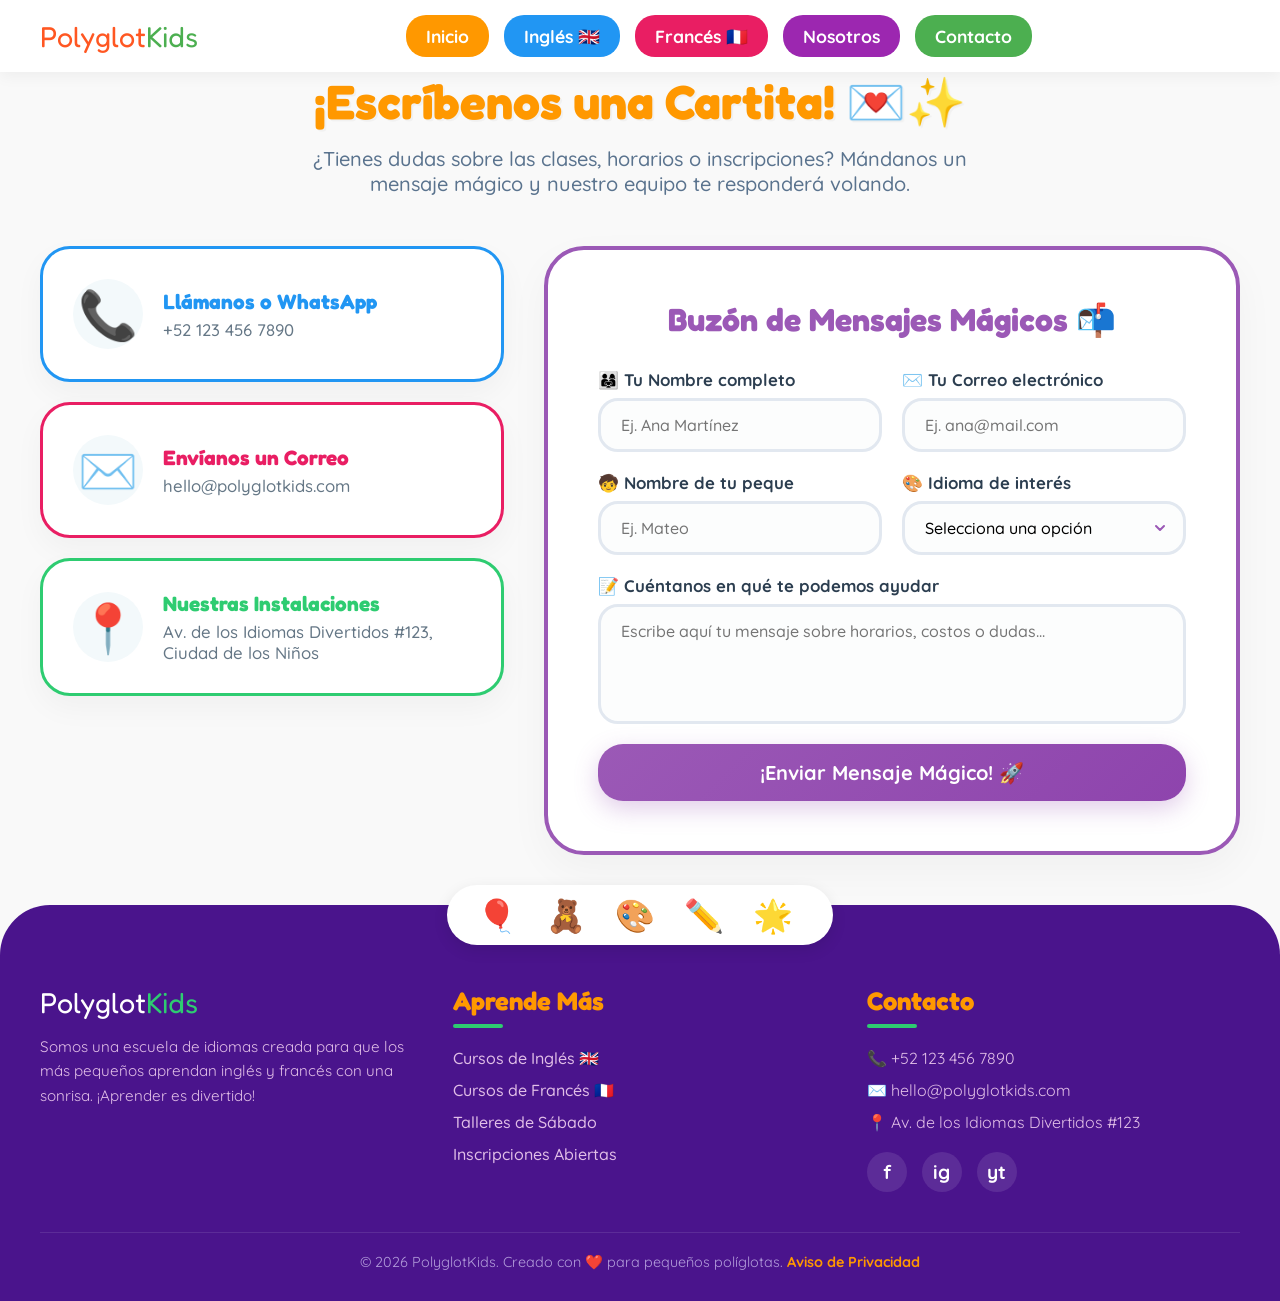
<file: contacto.html>
<!DOCTYPE html>
<html lang="es">
<head>
    <meta charset="UTF-8">
    <meta name="viewport" content="width=device-width, initial-scale=1.0">
        <link rel="stylesheet" href="css/estilo.css">
    <link rel="stylesheet" href="css/pie.css">
    <title>Contacto - PolyglotKids</title>
    <!-- Fuentes amigables y redondeadas -->
    <link href="https://fonts.googleapis.com/css2?family=Fredoka+One&family=Quicksand:wght@500;700&display=swap" rel="stylesheet">
    
    <style>
        /* */
        :root {
            --naranja: #FF9800;
            --azul: #2196F3;
            --rosa: #E91E63;
            --verde: #2ECC71;
            --morado: #9b59b6;
            --amarillo: #F1C40F;
            --fondo-suave: #F3F9FB; /* Azul/Celeste pastel ultra suave */
            --texto-oscuro: #2C3E50;
        }


        /* */
        .contact-section {
            max-width: 1200px;
            margin: 0 auto;
        }

        .contact-header {
            text-align: center;
            margin-bottom: 50px;
        }

        .contact-header h1 {
            font-family: 'Fredoka One', cursive;
            font-size: 3rem;
            color: var(--naranja);
            margin-bottom: 15px;
            text-shadow: 2px 2px 0px rgba(0,0,0,0.03);
        }

        .contact-header p {
            font-size: 1.25rem;
            max-width: 700px;
            margin: 0 auto;
            color: #5a738e;
            font-weight: 500;
        }

        /* Contenedor principal de dos columnas */
        .contact-wrapper {
            display: grid;
            grid-template-columns: 1.2fr 1.8fr;
            gap: 40px;
            align-items: start;
        }

        /* */
        /* Columna Izquierda: Información de contacto */
        .contact-info-cards {
            display: flex;
            flex-direction: column;
            gap: 20px;
        }

        .info-card {
            background-color: #ffffff;
            border-radius: 30px;
            padding: 30px;
            box-shadow: 0 12px 30px rgba(0, 0, 0, 0.04);
            display: flex;
            align-items: center;
            gap: 20px;
            border: 3px solid transparent;
            transition: transform 0.3s ease, box-shadow 0.3s ease;
        }

        .info-card:hover {
            transform: translateY(-5px) scale(1.02);
            box-shadow: 0 15px 35px rgba(0, 0, 0, 0.08);
        }

        /* Bordes interactivos por tarjeta */
        .card-phone { border-color: var(--azul); }
        .card-email { border-color: var(--rosa); }
        .card-location { border-color: var(--verde); }

        .card-icon {
            font-size: 3rem;
            width: 70px;
            height: 70px;
            background-color: var(--fondo-suave);
            border-radius: 50%;
            display: flex;
            align-items: center;
            justify-content: center;
            flex-shrink: 0;
            transition: transform 0.3s ease;
        }

        .info-card:hover .card-icon {
            transform: rotate(15deg) scale(1.1);
        }

        .card-details h3 {
            font-family: 'Fredoka One', cursive;
            font-size: 1.3rem;
            margin-bottom: 5px;
        }

        .card-phone h3 { color: var(--azul); }
        .card-email h3 { color: var(--rosa); }
        .card-location h3 { color: var(--verde); }

        .card-details p, .card-details a {
            font-size: 1.05rem;
            color: #657786;
            text-decoration: none;
            font-weight: 500;
        }

        .card-details a:hover {
            color: var(--texto-oscuro);
            text-decoration: underline;
        }

        /* */
        /* Columna Derecha: Formulario de contacto */
        .contact-form-container {
            background-color: #ffffff;
            border-radius: 40px;
            padding: 50px;
            box-shadow: 0 15px 40px rgba(0, 0, 0, 0.04);
            border: 4px solid var(--morado);
            position: relative;
            overflow: hidden;
        }

        .form-title {
            font-family: 'Fredoka One', cursive;
            font-size: 2rem;
            color: var(--morado);
            margin-bottom: 30px;
            text-align: center;
            display: flex;
            align-items: center;
            justify-content: center;
            gap: 10px;
        }

        /* Cuadrícula interna del formulario */
        .form-grid {
            display: grid;
            grid-template-columns: repeat(2, 1fr);
            gap: 20px;
            margin-bottom: 20px;
        }

        /* El mensaje ocupa todo el ancho */
        .form-full-width {
            grid-column: span 2;
        }

        .form-group {
            display: flex;
            flex-direction: column;
            gap: 8px;
        }

        .form-group label {
            font-weight: 700;
            font-size: 1.05rem;
            color: var(--texto-oscuro);
            display: flex;
            align-items: center;
            gap: 6px;
        }

        /* */
        .form-control {
            font-family: 'Quicksand', sans-serif;
            font-size: 1rem;
            font-weight: 500;
            padding: 14px 20px;
            border-radius: 20px;
            border: 3px solid #E2E8F0;
            outline: none;
            transition: border-color 0.3s ease, box-shadow 0.3s ease;
            background-color: #FCFDFD;
        }

        .form-control:focus {
            border-color: var(--morado);
            box-shadow: 0 0 0 4px rgba(155, 89, 182, 0.15);
            background-color: #ffffff;
        }

        select.form-control {
            cursor: pointer;
            appearance: none;
            background-image: url("data:image/svg+xml;utf8,<svg xmlns='http://www.w3.org/2000/svg' width='24' height='24' viewBox='0 0 24 24' fill='none' stroke='%239b59b6' stroke-width='3' stroke-linecap='round' stroke-linejoin='round'><polyline points='6 9 12 15 18 9'></polyline></svg>");
            background-repeat: no-repeat;
            background-position: right 15px center;
            background-size: 16px;
            padding-right: 45px;
        }

        textarea.form-control {
            resize: none;
            min-height: 120px;
        }

        /* */
        .submit-btn {
            width: 100%;
            background: linear-gradient(135deg, var(--morado), #8e44ad);
            color: #ffffff;
            border: none;
            padding: 16px;
            border-radius: 25px;
            font-family: 'Quicksand', sans-serif;
            font-weight: 700;
            font-size: 1.25rem;
            cursor: pointer;
            box-shadow: 0 8px 25px rgba(155, 89, 182, 0.3);
            transition: transform 0.2s, box-shadow 0.2s, background 0.3s;
            display: flex;
            align-items: center;
            justify-content: center;
            gap: 10px;
        }

        .submit-btn:hover {
            transform: scale(1.02) translateY(-2px);
            box-shadow: 0 12px 30px rgba(155, 89, 182, 0.45);
            background: linear-gradient(135deg, #a569bd, var(--morado));
        }

        .submit-btn:active {
            transform: scale(0.98) translateY(0);
        }

        /* */
        /* Tarjeta de Éxito Oculta */
        .success-overlay {
            position: absolute;
            top: 0;
            left: 0;
            width: 100%;
            height: 100%;
            background-color: #ffffff;
            display: flex;
            flex-direction: column;
            align-items: center;
            justify-content: center;
            text-align: center;
            padding: 40px;
            opacity: 0;
            pointer-events: none;
            transition: opacity 0.4s ease;
            z-index: 5;
        }

        .success-overlay.show {
            opacity: 1;
            pointer-events: auto;
        }

        .success-icon {
            font-size: 5rem;
            animation: bounceIn 0.8s cubic-bezier(0.175, 0.885, 0.32, 1.275);
            margin-bottom: 20px;
        }

        .success-overlay h2 {
            font-family: 'Fredoka One', cursive;
            font-size: 2.2rem;
            color: var(--verde);
            margin-bottom: 15px;
        }

        .success-overlay p {
            font-size: 1.15rem;
            color: #5a738e;
            max-width: 450px;
            margin-bottom: 30px;
        }

        .reset-btn {
            background-color: var(--fondo-suave);
            color: var(--texto-oscuro);
            border: 3px solid #E2E8F0;
            padding: 12px 25px;
            border-radius: 20px;
            font-weight: 700;
            cursor: pointer;
            transition: background-color 0.2s, border-color 0.2s;
        }

        .reset-btn:hover {
            background-color: #ffffff;
            border-color: var(--morado);
            color: var(--morado);
        }

        @keyframes bounceIn {
            0% { transform: scale(0.3); opacity: 0; }
            50% { transform: scale(1.05); opacity: 0.8; }
            70% { transform: scale(0.9); opacity: 0.9; }
            100% { transform: scale(1); opacity: 1; }
        }

        /* */
        @media (max-width: 992px) {
            .contact-wrapper {
                grid-template-columns: 1fr;
            }

            .contact-header h1 {
                font-size: 2.5rem;
            }
        }

        @media (max-width: 600px) {
            body {
                padding: 40px 15px;
            }

            .contact-form-container {
                padding: 30px 20px;
            }

            .form-grid {
                grid-template-columns: 1fr;
            }

            .form-full-width {
                grid-column: span 1;
            }

            .contact-header h1 {
                font-size: 2rem;
            }

            .contact-header p {
                font-size: 1.1rem;
            }
        }
    </style>
</head>
<body>

        <header class="header">
        <div class="nav-container">
            <!-- Logo a la izquierda -->
            <div class="logo">
                <a href="#">Polyglot<span>Kids</span></a>
            </div>

            <!-- Checkbox invisible para controlar el menú móvil sin JavaScript -->
            <input type="checkbox" id="menu-toggle" class="menu-toggle">
            <label for="menu-toggle" class="hamburger-label">
                <span></span>
                <span></span>
                <span></span>
            </label>

            <!-- Contenido del menú centrado -->
            <nav class="nav-menu">
                <ul>
                    <li><a href="index.html" class="btn-inicio">Inicio</a></li>
                    <li><a href="ingles.html" class="btn-ingles">Inglés 🇬🇧</a></li>
                    <li><a href="frances.html" class="btn-frances">Francés 🇫🇷</a></li>
                    <li><a href="nosotros.html" class="btn-nosotros">Nosotros</a></li>
                    <li><a href="contacto.html" class="btn-contacto">Contacto</a></li>
                </ul>
            </nav>
        </div>
    </header>


    <!-- -->
    <section class="contact-section">
        
        <!-- ENCABEZADO PRINCIPAL -->
        <div class="contact-header">
            <h1>¡Escríbenos una Cartita! 💌✨</h1>
            <p>¿Tienes dudas sobre las clases, horarios o inscripciones? Mándanos un mensaje mágico y nuestro equipo te responderá volando.</p>
        </div>

        <div class="contact-wrapper">
            
            <!-- -->
            <!-- COLUMNA IZQUIERDA: INFORMACIÓN RÁPIDA -->
            <div class="contact-info-cards">
                
                <!-- Tarjeta Teléfono -->
                <div class="info-card card-phone">
                    <div class="card-icon">📞</div>
                    <div class="card-details">
                        <h3>Llámanos o WhatsApp</h3>
                        <p><a href="tel:+521234567890">+52 123 456 7890</a></p>
                    </div>
                </div>

                <!-- Tarjeta Correo -->
                <div class="info-card card-email">
                    <div class="card-icon">✉️</div>
                    <div class="card-details">
                        <h3>Envíanos un Correo</h3>
                        <p><a href="mailto:hello@polyglotkids.com">hello@polyglotkids.com</a></p>
                    </div>
                </div>

                <!-- Tarjeta Dirección -->
                <div class="info-card card-location">
                    <div class="card-icon">📍</div>
                    <div class="card-details">
                        <h3>Nuestras Instalaciones</h3>
                        <p>Av. de los Idiomas Divertidos #123, Ciudad de los Niños</p>
                    </div>
                </div>

            </div>

            <!-- -->
            <!-- COLUMNA DERECHA: FORMULARIO DE CONTACTO -->
            <div class="contact-form-container">
                
                <h2 class="form-title">Buzón de Mensajes Mágicos 📬</h2>
                
                <form id="magicContactForm" onsubmit="handleFormSubmit(event)">
                    <div class="form-grid">
                        
                        <!-- Nombre del Papá/Mamá -->
                        <div class="form-group">
                            <label for="parentName">👨‍👩‍👧 Tu Nombre completo</label>
                            <input type="text" id="parentName" class="form-control" placeholder="Ej. Ana Martínez" required>
                        </div>

                        <!-- Correo Electrónico -->
                        <div class="form-group">
                            <label for="parentEmail">✉️ Tu Correo electrónico</label>
                            <input type="email" id="parentEmail" class="form-control" placeholder="Ej. ana@mail.com" required>
                        </div>

                        <!-- Nombre del Pequeño -->
                        <div class="form-group">
                            <label for="childName">🧒 Nombre de tu peque</label>
                            <input type="text" id="childName" class="form-control" placeholder="Ej. Mateo" required>
                        </div>

                        <!-- Curso / Idioma de Interés -->
                        <div class="form-group">
                            <label for="languageInterest">🎨 Idioma de interés</label>
                            <select id="languageInterest" class="form-control" required>
                                <option value="" disabled selected>Selecciona una opción</option>
                                <option value="ingles">Inglés 🇬🇧 (Active Speech)</option>
                                <option value="frances">Francés 🇫🇷 (Atelier d'Art)</option>
                                <option value="ambos">¡Ambos Idiomas! 🌟</option>
                            </select>
                        </div>

                        <!-- Mensaje / Comentario -->
                        <div class="form-group form-full-width">
                            <label for="magicMessage">📝 Cuéntanos en qué te podemos ayudar</label>
                            <textarea id="magicMessage" class="form-control" placeholder="Escribe aquí tu mensaje sobre horarios, costos o dudas..." required></textarea>
                        </div>

                    </div>

                    <!-- Botón Enviar -->
                    <button type="submit" class="submit-btn">
                        <span>¡Enviar Mensaje Mágico! 🚀</span>
                    </button>
                </form>

                <!-- -->
                <!-- PANTALLA DE ÉXITO (Oculta por defecto) -->
                <div class="success-overlay" id="successScreen">
                    <div class="success-icon">🎉📨</div>
                    <h2>¡Carta Recibida con Éxito!</h2>
                    <p>¡Muchas gracias por escribirnos! Un duendecillo bilingüe ya está leyendo tu mensaje y nos comunicaremos contigo volando al correo que nos proporcionaste.</p>
                    <button class="reset-btn" onclick="resetMagicForm()">Enviar otra cartita</button>
                </div>

            </div>

        </div>

    </section>

    <!-- -->
    <script>
        function handleFormSubmit(event) {
            // Evitamos la recarga del formulario estándar
            event.preventDefault();
            
            // Mostramos la animación de éxito agregando la clase
            const successScreen = document.getElementById('successScreen');
            successScreen.classList.add('show');
        }

        function resetMagicForm() {
            // Reseteamos los campos del formulario
            document.getElementById('magicContactForm').reset();
            
            // Ocultamos la pantalla de éxito
            const successScreen = document.getElementById('successScreen');
            successScreen.classList.remove('show');
        }
    </script>

</body>

   <footer class="footer">
        <div class="footer-container">
            
            <!-- Columna 1: Logo e Info -->
            <div class="footer-column">
                <a href="#" class="footer-logo">Polyglot<span>Kids</span></a>
                <p>Somos una escuela de idiomas creada para que los más pequeños aprendan inglés y francés con una sonrisa. ¡Aprender es divertido!</p>
            </div>

            <!-- Columna 2: Enlaces Rápidos -->
            <div class="footer-column">
                <h3>Aprende Más</h3>
                <ul class="footer-links">
                    <li><a href="#">Cursos de Inglés 🇬🇧</a></li>
                    <li><a href="#">Cursos de Francés 🇫🇷</a></li>
                    <li><a href="#">Talleres de Sábado</a></li>
                    <li><a href="#">Inscripciones Abiertas</a></li>
                </ul>
            </div>

            <!-- Columna 3: Contacto y Redes -->
            <div class="footer-column">
                <h3>Contacto</h3>
                <ul class="footer-contact">
                    <li>📞 +52 123 456 7890</li>
                    <li>✉️ hello@polyglotkids.com</li>
                    <li>📍 Av. de los Idiomas Divertidos #123</li>
                </ul>
                <div class="social-icons">
                    <a href="#" class="social-icon" title="Facebook">f</a>
                    <a href="#" class="social-icon" title="Instagram">ig</a>
                    <a href="#" class="social-icon" title="YouTube">yt</a>
                </div>
            </div>

        </div>

        <!-- Copyright -->
        <div class="footer-bottom">
            <p>&copy; 2026 PolyglotKids. Creado con ❤️ para pequeños políglotas. <a href="#">Aviso de Privacidad</a></p>
        </div>
    </footer>

</html>
</file>
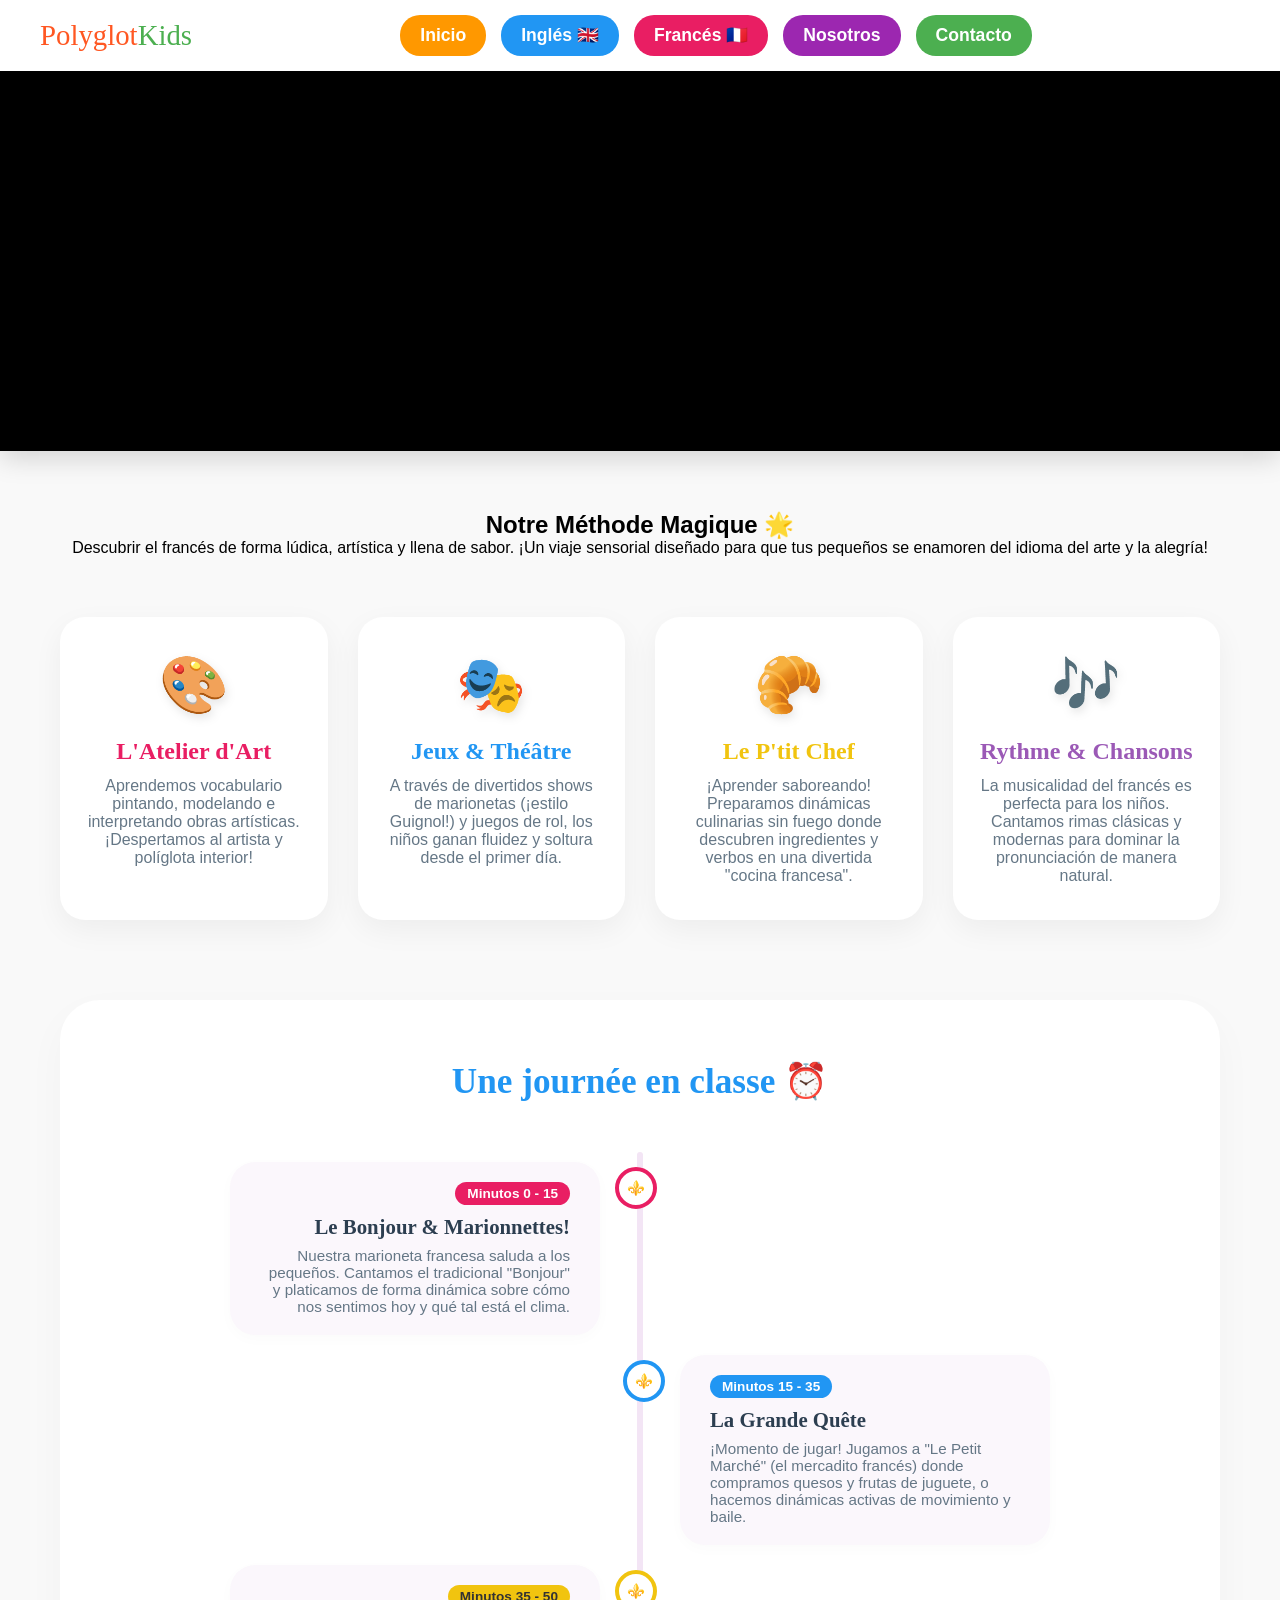
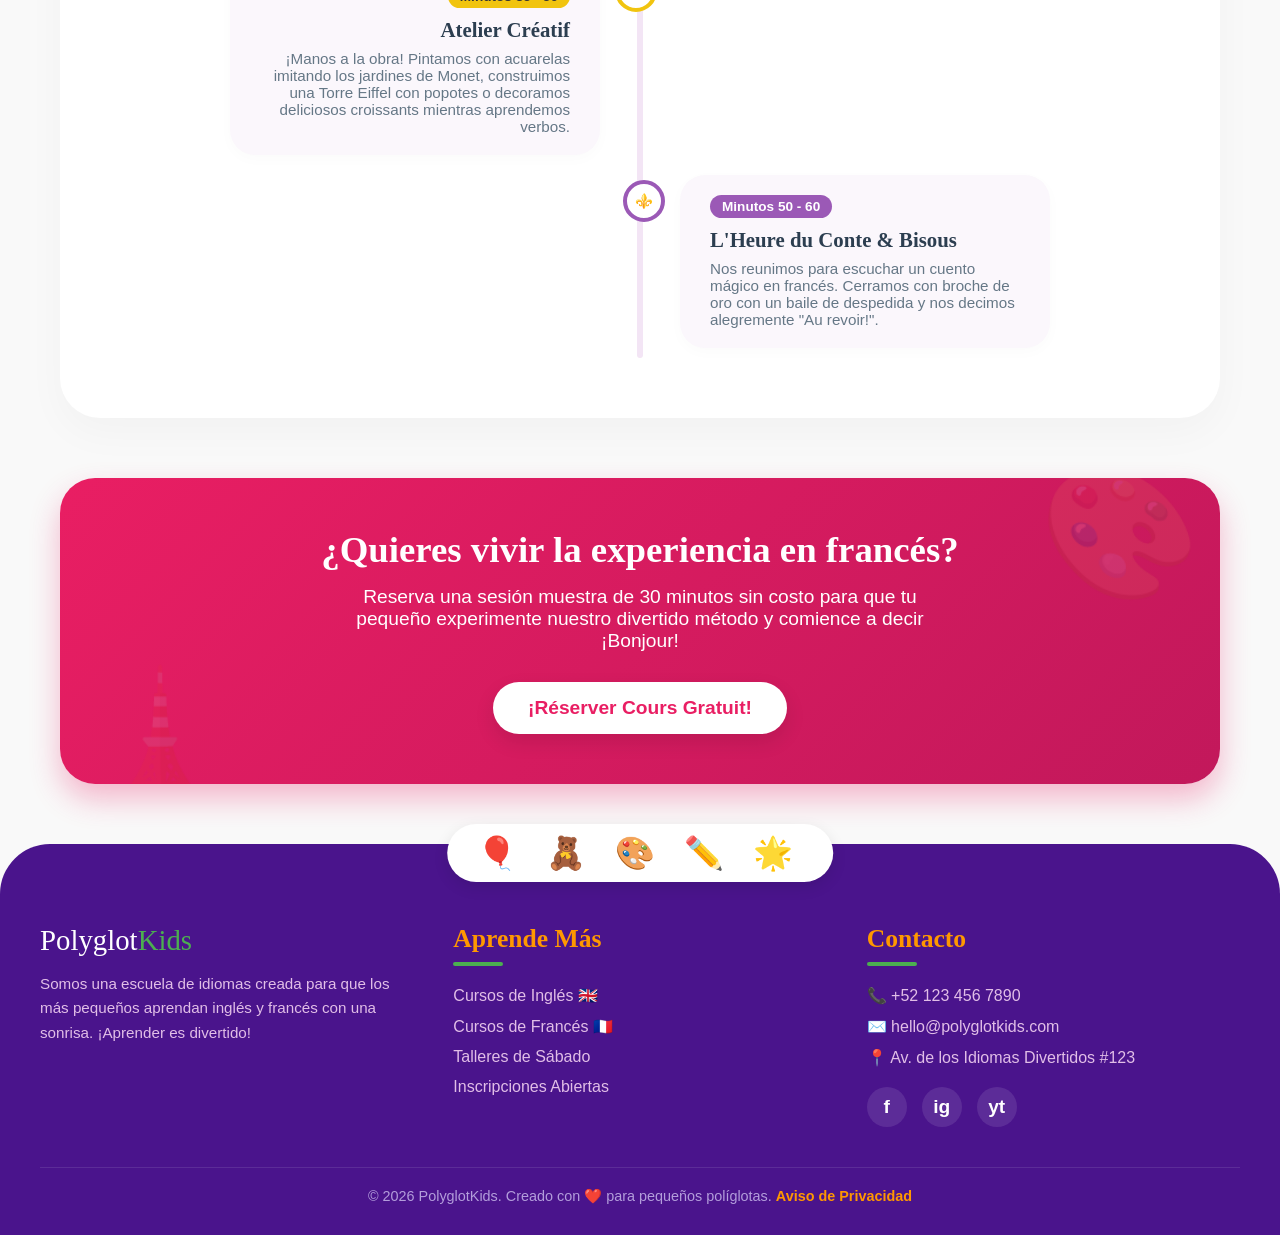
<file: frances.html>
<!DOCTYPE html>
<html lang="en">
<head>
    <meta charset="UTF-8">
    <meta name="viewport" content="width=device-width, initial-scale=1.0">
        <link rel="stylesheet" href="css/estilo.css">
    <link rel="stylesheet" href="css/pie.css">
    <link rel="stylesheet" href="css/slider2.css">
    <link rel="stylesheet" href="css/frances.css">
    <title>Document</title>
</head>
<body>


    <header class="header">
        <div class="nav-container">
            <!-- Logo a la izquierda -->
            <div class="logo">
                <a href="#">Polyglot<span>Kids</span></a>
            </div>

            <!-- Checkbox invisible para controlar el menú móvil sin JavaScript -->
            <input type="checkbox" id="menu-toggle" class="menu-toggle">
            <label for="menu-toggle" class="hamburger-label">
                <span></span>
                <span></span>
                <span></span>
            </label>

            <!-- Contenido del menú centrado -->
            <nav class="nav-menu">
                <ul>
                    <li><a href="index.html" class="btn-inicio">Inicio</a></li>
                    <li><a href="ingles.html" class="btn-ingles">Inglés 🇬🇧</a></li>
                    <li><a href="frances.html" class="btn-frances">Francés 🇫🇷</a></li>
                    <li><a href="nosotros.html" class="btn-nosotros">Nosotros</a></li>
                    <li><a href="contacto.html" class="btn-contacto">Contacto</a></li>
                </ul>
            </nav>
        </div>
    </header>


      <!-- CONTENEDOR DEL SLIDER COMPLETO -->
    <div class="slider-wrapper">
        
        <!-- Slide 1 -->
        <div class="slide">
            <div class="slide-content">
                <span class="slide-badge badge-1">¡Aprende Jugando!</span>
                <h2>Frances divertido</h2>
                <p>Clases dinámicas con canciones, juegos interactivos y material interactivo.</p>
            </div>
        </div>

        <!-- Slide 2 -->
        <div class="slide">
            <div class="slide-content">
                <span class="slide-badge badge-2">Francés para Pequeños</span>
                <h2>Le Petit Club</h2>
                <p>Descubre el idioma del arte y la música con talleres dinámicos.</p>
            </div>
        </div>

        <!-- Slide 3 -->
        <div class="slide">
            <div class="slide-content">
                <span class="slide-badge badge-3">Método Natural</span>
                <h2>Inmersión Total</h2>
                <p>Hablamos el idioma desde el primer día mediante actividades vivenciales.</p>
            </div>
        </div>

        <!-- Slide 4 -->
        <div class="slide">
            <div class="slide-content">
                <span class="slide-badge badge-4">Docentes Expertos</span>
                <h2>Profesores Nativos</h2>
                <p>Especialistas cualificados en pedagogía infantil y educación bilingüe.</p>
            </div>
        </div>

        <!-- Slide 5 -->
        <div class="slide">
            <div class="slide-content">
                <span class="slide-badge badge-5">Inscripciones Abiertas</span>
                <h2>¡Únete a la Aventura!</h2>
                <p>Reserva tu clase muestra gratuita y conoce nuestras instalaciones.</p>
            </div>
        </div>

        <!-- Barra de progreso visual en la base del slider -->
        <div class="progress-bar"></div>

    </div>















<section class="method-section">
        
        <!-- INTRODUCCIÓN GENERAL -->
        <div class="method-intro">
            <h1>Notre Méthode Magique 🌟</h1>
            <p>Descubrir el francés de forma lúdica, artística y llena de sabor. ¡Un viaje sensorial diseñado para que tus pequeños se enamoren del idioma del arte y la alegría!</p>
        </div>

        <!-- GRILLA DE PILARES MÁGICOS (FRANCÉS) -->
        <div class="pillars-grid">
            
            <!-- Pilar 1 -->
            <div class="pillar-card p-magenta">
                <div class="pillar-icon">🎨</div>
                <h3>L'Atelier d'Art</h3>
                <p>Aprendemos vocabulario pintando, modelando e interpretando obras artísticas. ¡Despertamos al artista y políglota interior!</p>
            </div>

            <!-- Pilar 2 -->
            <div class="pillar-card p-azul">
                <div class="pillar-icon">🎭</div>
                <h3>Jeux & Théâtre</h3>
                <p>A través de divertidos shows de marionetas (¡estilo Guignol!) y juegos de rol, los niños ganan fluidez y soltura desde el primer día.</p>
            </div>

            <!-- Pilar 3 -->
            <div class="pillar-card p-amarillo">
                <div class="pillar-icon">🥐</div>
                <h3>Le P'tit Chef</h3>
                <p>¡Aprender saboreando! Preparamos dinámicas culinarias sin fuego donde descubren ingredientes y verbos en una divertida "cocina francesa".</p>
            </div>

            <!-- Pilar 4 -->
            <div class="pillar-card p-morado">
                <div class="pillar-icon">🎶</div>
                <h3>Rythme & Chansons</h3>
                <p>La musicalidad del francés es perfecta para los niños. Cantamos rimas clásicas y modernas para dominar la pronunciación de manera natural.</p>
            </div>

        </div>

        <!-- SECCIÓN: UN DÍA EN NUESTRA CLASE DE FRANCÉS -->
        <div class="timeline-section">
            <h2 class="timeline-title">Une journée en classe ⏰</h2>
            
            <div class="timeline">
                
                <!-- Paso 1 -->
                <div class="timeline-item left">
                    <div class="timeline-content">
                        <span class="timeline-time">Minutos 0 - 15</span>
                        <h4>Le Bonjour & Marionnettes!</h4>
                        <p>Nuestra marioneta francesa saluda a los pequeños. Cantamos el tradicional "Bonjour" y platicamos de forma dinámica sobre cómo nos sentimos hoy y qué tal está el clima.</p>
                    </div>
                </div>

                <!-- Paso 2 -->
                <div class="timeline-item right">
                    <div class="timeline-content">
                        <span class="timeline-time">Minutos 15 - 35</span>
                        <h4>La Grande Quête</h4>
                        <p>¡Momento de jugar! Jugamos a "Le Petit Marché" (el mercadito francés) donde compramos quesos y frutas de juguete, o hacemos dinámicas activas de movimiento y baile.</p>
                    </div>
                </div>

                <!-- Paso 3 -->
                <div class="timeline-item left">
                    <div class="timeline-content">
                        <span class="timeline-time">Minutos 35 - 50</span>
                        <h4>Atelier Créatif</h4>
                        <p>¡Manos a la obra! Pintamos con acuarelas imitando los jardines de Monet, construimos una Torre Eiffel con popotes o decoramos deliciosos croissants mientras aprendemos verbos.</p>
                    </div>
                </div>

                <!-- Paso 4 -->
                <div class="timeline-item right">
                    <div class="timeline-content">
                        <span class="timeline-time">Minutos 50 - 60</span>
                        <h4>L'Heure du Conte & Bisous</h4>
                        <p>Nos reunimos para escuchar un cuento mágico en francés. Cerramos con broche de oro con un baile de despedida y nos decimos alegremente "Au revoir!".</p>
                    </div>
                </div>

            </div>
        </div>

        <!-- ACCIÓN FINAL / REGISTRO -->
        <div class="method-cta">
            <h2>¿Quieres vivir la experiencia en francés?</h2>
            <p>Reserva una sesión muestra de 30 minutos sin costo para que tu pequeño experimente nuestro divertido método y comience a decir ¡Bonjour!</p>
            <a href="#" class="cta-button">¡Réserver Cours Gratuit!</a>
        </div>

    </section>












    
</body>
 <footer class="footer">
        <div class="footer-container">
            
            <!-- Columna 1: Logo e Info -->
            <div class="footer-column">
                <a href="#" class="footer-logo">Polyglot<span>Kids</span></a>
                <p>Somos una escuela de idiomas creada para que los más pequeños aprendan inglés y francés con una sonrisa. ¡Aprender es divertido!</p>
            </div>

            <!-- Columna 2: Enlaces Rápidos -->
            <div class="footer-column">
                <h3>Aprende Más</h3>
                <ul class="footer-links">
                    <li><a href="#">Cursos de Inglés 🇬🇧</a></li>
                    <li><a href="#">Cursos de Francés 🇫🇷</a></li>
                    <li><a href="#">Talleres de Sábado</a></li>
                    <li><a href="#">Inscripciones Abiertas</a></li>
                </ul>
            </div>

            <!-- Columna 3: Contacto y Redes -->
            <div class="footer-column">
                <h3>Contacto</h3>
                <ul class="footer-contact">
                    <li>📞 +52 123 456 7890</li>
                    <li>✉️ hello@polyglotkids.com</li>
                    <li>📍 Av. de los Idiomas Divertidos #123</li>
                </ul>
                <div class="social-icons">
                    <a href="#" class="social-icon" title="Facebook">f</a>
                    <a href="#" class="social-icon" title="Instagram">ig</a>
                    <a href="#" class="social-icon" title="YouTube">yt</a>
                </div>
            </div>

        </div>

        <!-- Copyright -->
        <div class="footer-bottom">
            <p>&copy; 2026 PolyglotKids. Creado con ❤️ para pequeños políglotas. <a href="#">Aviso de Privacidad</a></p>
        </div>
    </footer>

</html>
</file>
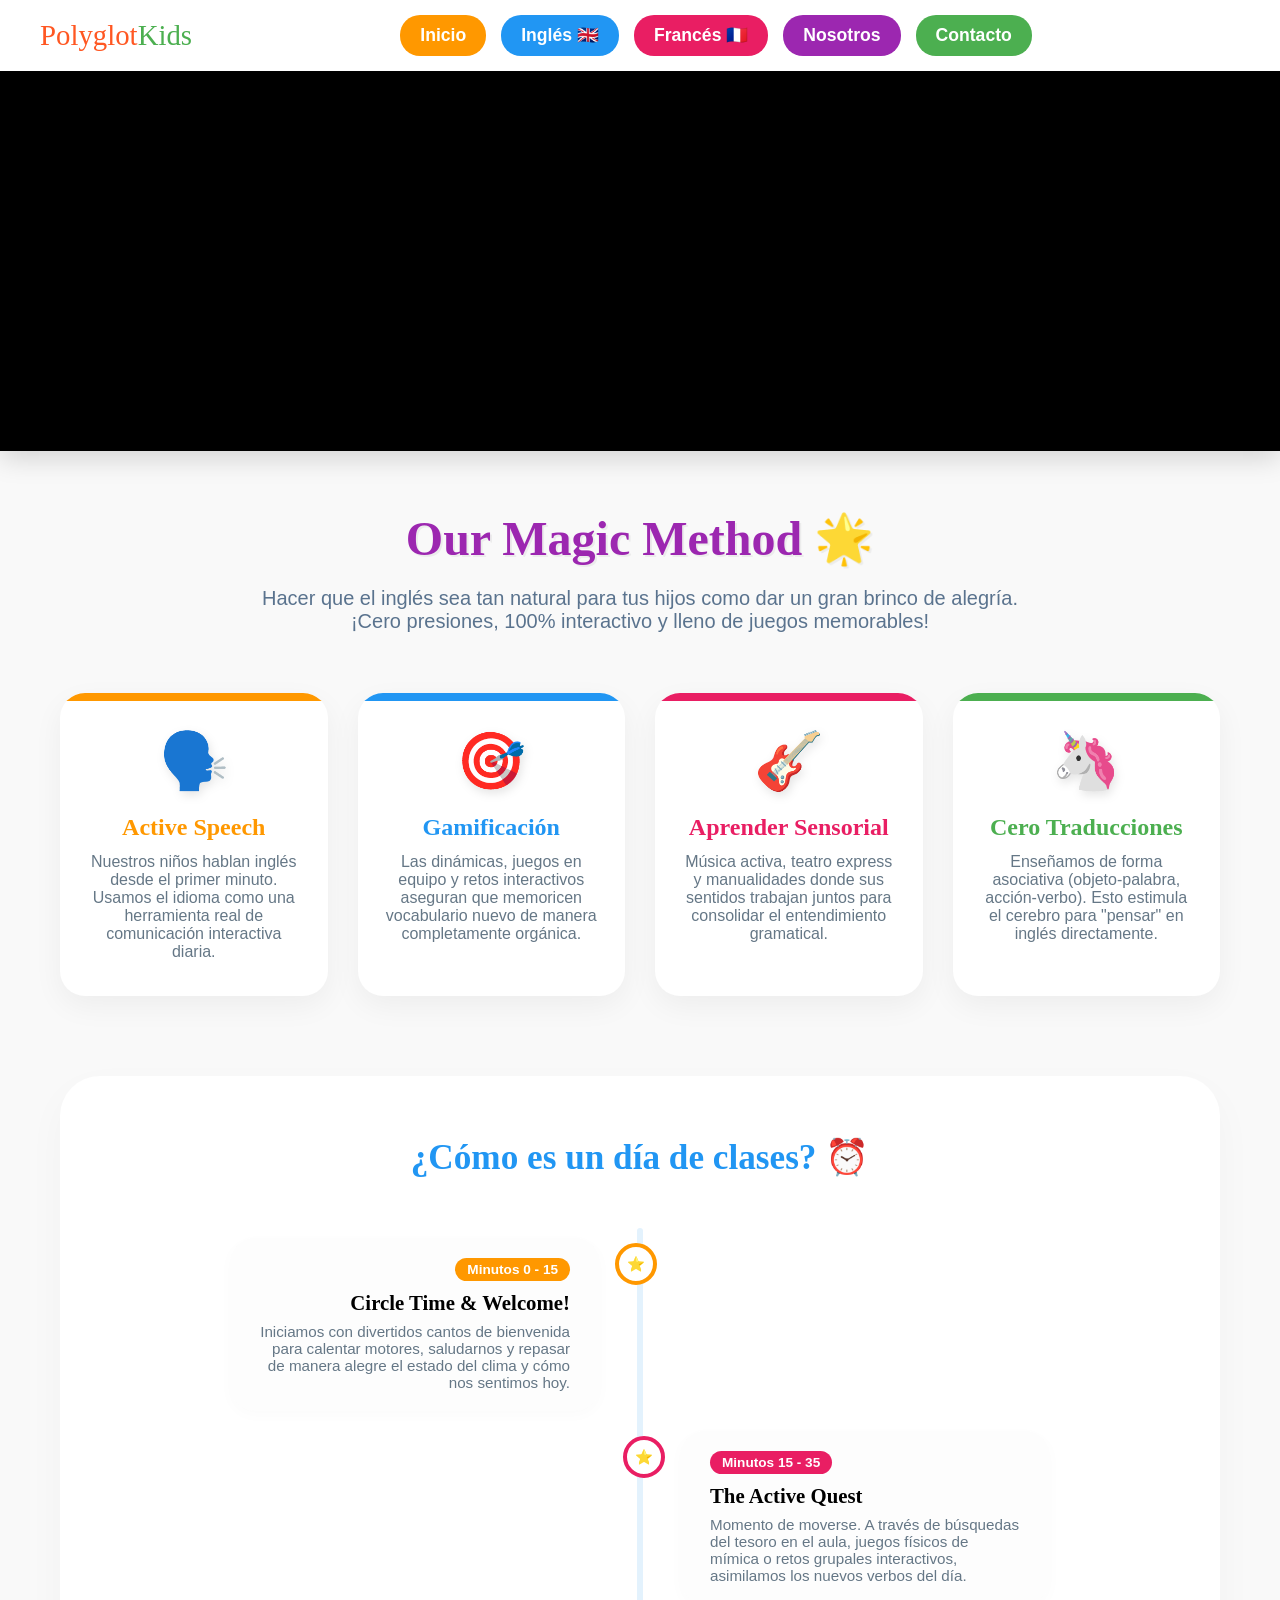
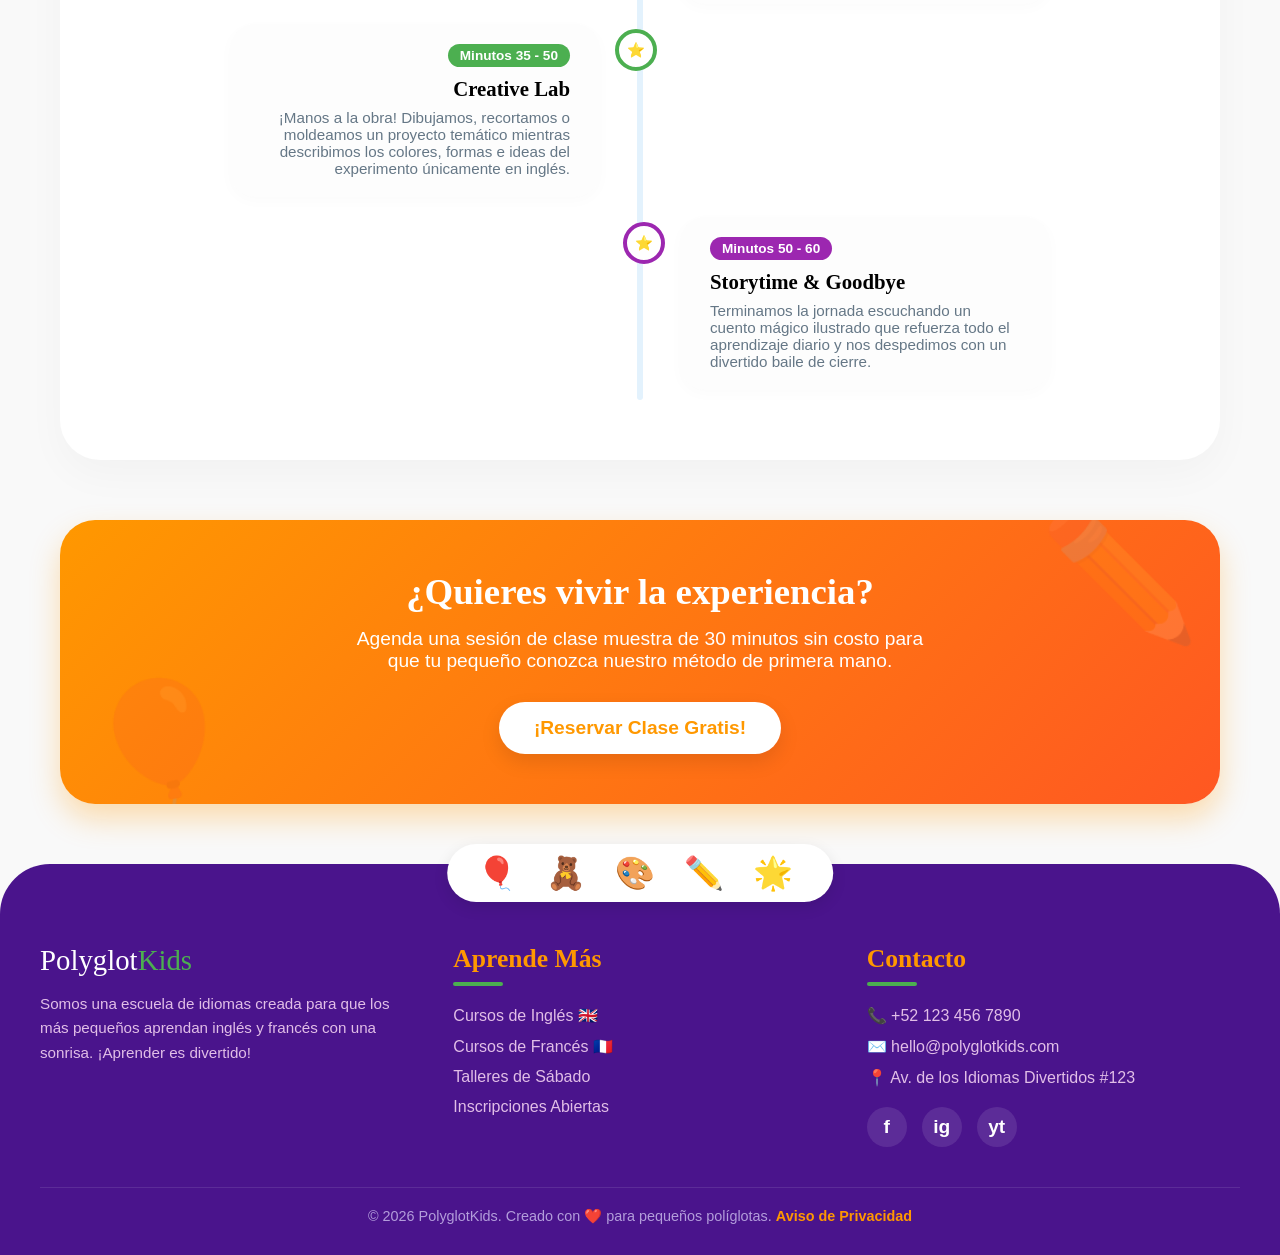
<file: ingles.html>
<!DOCTYPE html>
<html lang="en">
<head>
    <meta charset="UTF-8">
    <meta name="viewport" content="width=device-width, initial-scale=1.0">
    <link rel="stylesheet" href="css/estilo.css">
    <link rel="stylesheet" href="css/pie.css">
    <link rel="stylesheet" href="css/slider2.css">
    <link rel="stylesheet" href="css/ingles.css">
    <title>Document</title>
</head>
<body>
    
    <header class="header">
        <div class="nav-container">
            <!-- Logo a la izquierda -->
            <div class="logo">
                <a href="#">Polyglot<span>Kids</span></a>
            </div>

            <!-- Checkbox invisible para controlar el menú móvil sin JavaScript -->
            <input type="checkbox" id="menu-toggle" class="menu-toggle">
            <label for="menu-toggle" class="hamburger-label">
                <span></span>
                <span></span>
                <span></span>
            </label>

            <!-- Contenido del menú centrado -->
            <nav class="nav-menu">
                <ul>
                    <li><a href="index.html" class="btn-inicio">Inicio</a></li>
                    <li><a href="ingles.html" class="btn-ingles">Inglés 🇬🇧</a></li>
                    <li><a href="frances.html" class="btn-frances">Francés 🇫🇷</a></li>
                    <li><a href="nosotros.html" class="btn-nosotros">Nosotros</a></li>
                    <li><a href="contacto.html" class="btn-contacto">Contacto</a></li>
                </ul>
            </nav>
        </div>
    </header>


      <!-- CONTENEDOR DEL SLIDER COMPLETO -->
    <div class="slider-wrapper">
        
        <!-- Slide 1 -->
        <div class="slide">
            <div class="slide-content">
                <span class="slide-badge badge-1">¡Aprende Jugando!</span>
                <h2>Inglés Divertido</h2>
                <p>Clases dinámicas con canciones, juegos interactivos y material interactivo.</p>
            </div>
        </div>

        <!-- Slide 2 -->
        <div class="slide">
            <div class="slide-content">
                <span class="slide-badge badge-2">Francés para Pequeños</span>
                <h2>Le Petit Club</h2>
                <p>Descubre el idioma del arte y la música con talleres dinámicos.</p>
            </div>
        </div>

        <!-- Slide 3 -->
        <div class="slide">
            <div class="slide-content">
                <span class="slide-badge badge-3">Método Natural</span>
                <h2>Inmersión Total</h2>
                <p>Hablamos el idioma desde el primer día mediante actividades vivenciales.</p>
            </div>
        </div>

        <!-- Slide 4 -->
        <div class="slide">
            <div class="slide-content">
                <span class="slide-badge badge-4">Docentes Expertos</span>
                <h2>Profesores Nativos</h2>
                <p>Especialistas cualificados en pedagogía infantil y educación bilingüe.</p>
            </div>
        </div>

        <!-- Slide 5 -->
        <div class="slide">
            <div class="slide-content">
                <span class="slide-badge badge-5">Inscripciones Abiertas</span>
                <h2>¡Únete a la Aventura!</h2>
                <p>Reserva tu clase muestra gratuita y conoce nuestras instalaciones.</p>
            </div>
        </div>

        <!-- Barra de progreso visual en la base del slider -->
        <div class="progress-bar"></div>

    </div>







     <section class="method-section">
        
        <!-- INTRODUCCIÓN GENERAL -->
        <div class="method-intro">
            <h1>Our Magic Method 🌟</h1>
            <p>Hacer que el inglés sea tan natural para tus hijos como dar un gran brinco de alegría. ¡Cero presiones, 100% interactivo y lleno de juegos memorables!</p>
        </div>

        <!-- GRILLA DE PILARES MÁGICOS -->
        <div class="pillars-grid">
            
            <!-- Pilar 1 -->
            <div class="pillar-card p-naranja">
                <div class="pillar-icon">🗣️</div>
                <h3>Active Speech</h3>
                <p>Nuestros niños hablan inglés desde el primer minuto. Usamos el idioma como una herramienta real de comunicación interactiva diaria.</p>
            </div>

            <!-- Pilar 2 -->
            <div class="pillar-card p-azul">
                <div class="pillar-icon">🎯</div>
                <h3>Gamificación</h3>
                <p>Las dinámicas, juegos en equipo y retos interactivos aseguran que memoricen vocabulario nuevo de manera completamente orgánica.</p>
            </div>

            <!-- Pilar 3 -->
            <div class="pillar-card p-rosa">
                <div class="pillar-icon">🎸</div>
                <h3>Aprender Sensorial</h3>
                <p>Música activa, teatro express y manualidades donde sus sentidos trabajan juntos para consolidar el entendimiento gramatical.</p>
            </div>

            <!-- Pilar 4 -->
            <div class="pillar-card p-verde">
                <div class="pillar-icon">🦄</div>
                <h3>Cero Traducciones</h3>
                <p>Enseñamos de forma asociativa (objeto-palabra, acción-verbo). Esto estimula el cerebro para "pensar" en inglés directamente.</p>
            </div>

        </div>

        <!-- SECCIÓN: UN DÍA EN NUESTRA CLASE -->
        <div class="timeline-section">
            <h2 class="timeline-title">¿Cómo es un día de clases? ⏰</h2>
            
            <div class="timeline">
                
                <!-- Paso 1 -->
                <div class="timeline-item left">
                    <div class="timeline-content">
                        <span class="timeline-time">Minutos 0 - 15</span>
                        <h4>Circle Time & Welcome!</h4>
                        <p>Iniciamos con divertidos cantos de bienvenida para calentar motores, saludarnos y repasar de manera alegre el estado del clima y cómo nos sentimos hoy.</p>
                    </div>
                </div>

                <!-- Paso 2 -->
                <div class="timeline-item right">
                    <div class="timeline-content">
                        <span class="timeline-time">Minutos 15 - 35</span>
                        <h4>The Active Quest</h4>
                        <p>Momento de moverse. A través de búsquedas del tesoro en el aula, juegos físicos de mímica o retos grupales interactivos, asimilamos los nuevos verbos del día.</p>
                    </div>
                </div>

                <!-- Paso 3 -->
                <div class="timeline-item left">
                    <div class="timeline-content">
                        <span class="timeline-time">Minutos 35 - 50</span>
                        <h4>Creative Lab</h4>
                        <p>¡Manos a la obra! Dibujamos, recortamos o moldeamos un proyecto temático mientras describimos los colores, formas e ideas del experimento únicamente en inglés.</p>
                    </div>
                </div>

                <!-- Paso 4 -->
                <div class="timeline-item right">
                    <div class="timeline-content">
                        <span class="timeline-time">Minutos 50 - 60</span>
                        <h4>Storytime & Goodbye</h4>
                        <p>Terminamos la jornada escuchando un cuento mágico ilustrado que refuerza todo el aprendizaje diario y nos despedimos con un divertido baile de cierre.</p>
                    </div>
                </div>

            </div>
        </div>

        <!-- ACCIÓN FINAL / REGISTRO -->
        <div class="method-cta">
            <h2>¿Quieres vivir la experiencia?</h2>
            <p>Agenda una sesión de clase muestra de 30 minutos sin costo para que tu pequeño conozca nuestro método de primera mano.</p>
            <a href="#" class="cta-button">¡Reservar Clase Gratis!</a>
        </div>

    </section>







</body>
 <footer class="footer">
        <div class="footer-container">
            
            <!-- Columna 1: Logo e Info -->
            <div class="footer-column">
                <a href="#" class="footer-logo">Polyglot<span>Kids</span></a>
                <p>Somos una escuela de idiomas creada para que los más pequeños aprendan inglés y francés con una sonrisa. ¡Aprender es divertido!</p>
            </div>

            <!-- Columna 2: Enlaces Rápidos -->
            <div class="footer-column">
                <h3>Aprende Más</h3>
                <ul class="footer-links">
                    <li><a href="#">Cursos de Inglés 🇬🇧</a></li>
                    <li><a href="#">Cursos de Francés 🇫🇷</a></li>
                    <li><a href="#">Talleres de Sábado</a></li>
                    <li><a href="#">Inscripciones Abiertas</a></li>
                </ul>
            </div>

            <!-- Columna 3: Contacto y Redes -->
            <div class="footer-column">
                <h3>Contacto</h3>
                <ul class="footer-contact">
                    <li>📞 +52 123 456 7890</li>
                    <li>✉️ hello@polyglotkids.com</li>
                    <li>📍 Av. de los Idiomas Divertidos #123</li>
                </ul>
                <div class="social-icons">
                    <a href="#" class="social-icon" title="Facebook">f</a>
                    <a href="#" class="social-icon" title="Instagram">ig</a>
                    <a href="#" class="social-icon" title="YouTube">yt</a>
                </div>
            </div>

        </div>

        <!-- Copyright -->
        <div class="footer-bottom">
            <p>&copy; 2026 PolyglotKids. Creado con ❤️ para pequeños políglotas. <a href="#">Aviso de Privacidad</a></p>
        </div>
    </footer>

</html>
</file>
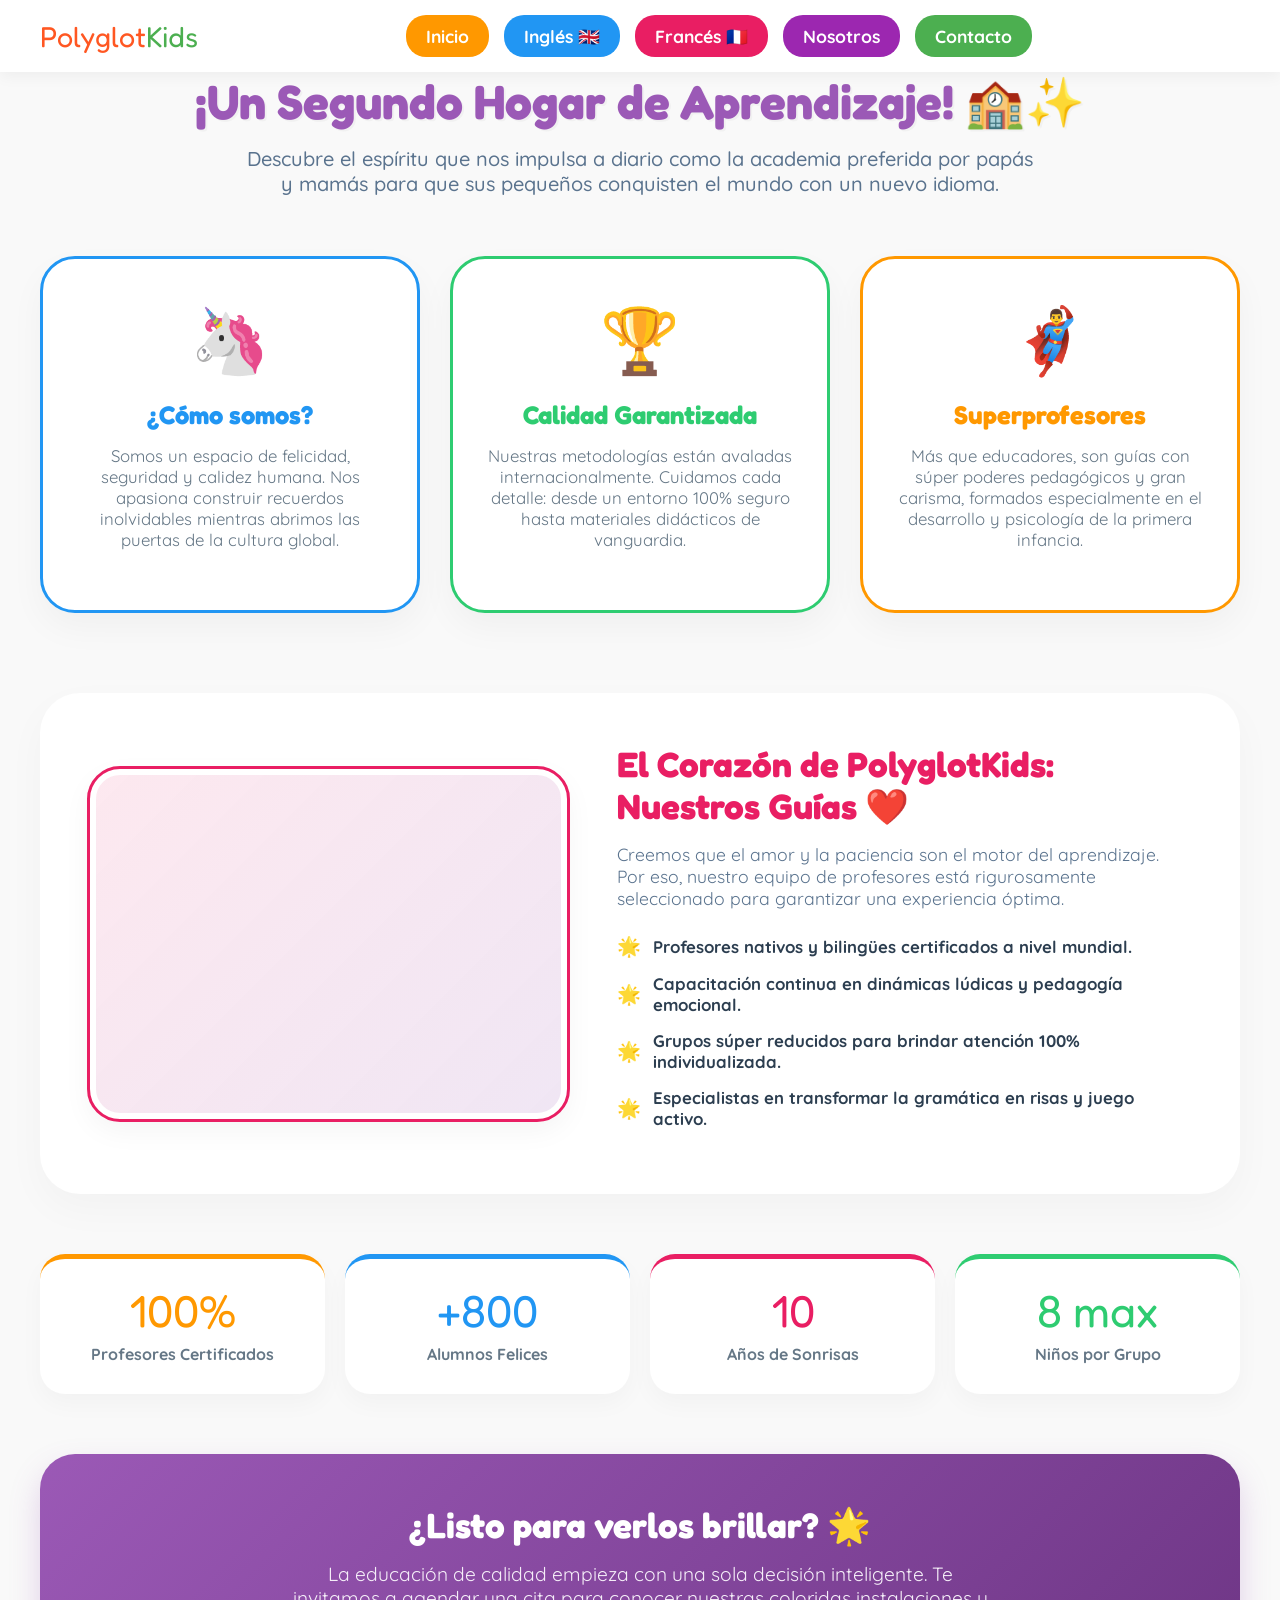
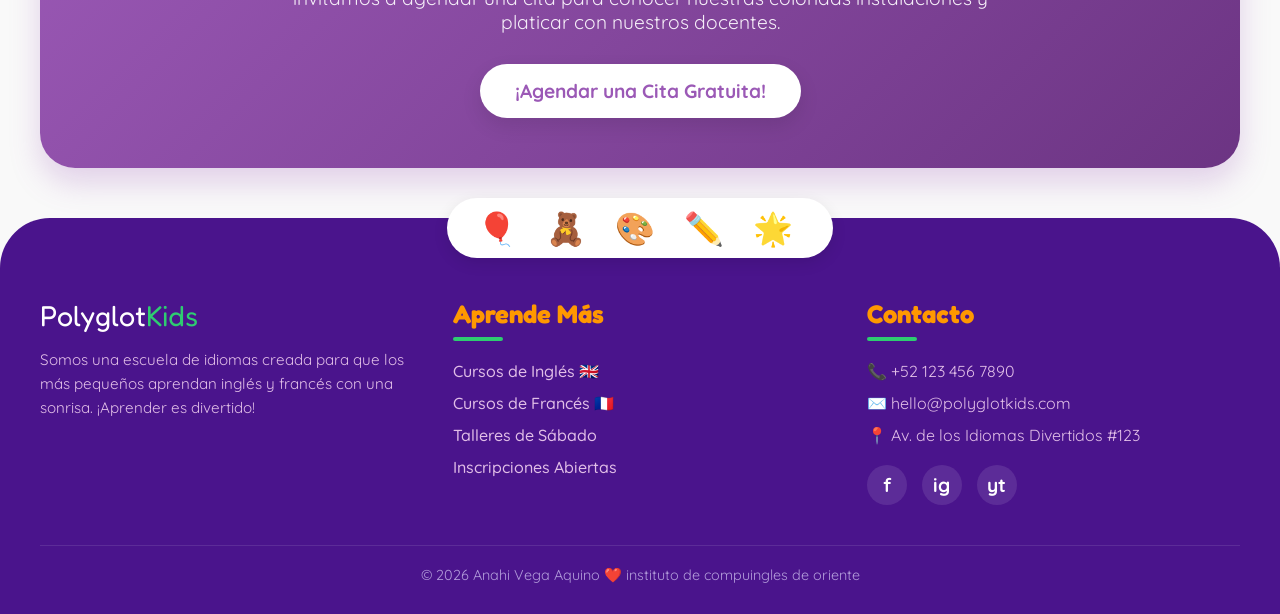
<file: nosotros.html>
<html lang="es">
<head>
    <meta charset="UTF-8">
    <meta name="viewport" content="width=device-width, initial-scale=1.0">
        <link rel="stylesheet" href="css/estilo.css">
        <link rel="stylesheet" href="css/pie.css">
    <title>Nosotros - PolyglotKids</title>
    <!-- Fuentes divertidas y amigables -->
    <link href="https://fonts.googleapis.com/css2?family=Fredoka+One&family=Quicksand:wght@500;700&display=swap" rel="stylesheet">
    
    <style>
        /* ==========================================================================
           1. RESET Y VARIABLES DE COLOR (Esencia Alegre y Profesional)
           ========================================================================== */
        :root {
            --naranja: #FF9800;
            --azul: #2196F3;
            --rosa: #E91E63;
            --verde: #2ECC71;
            --morado: #9b59b6;
            --amarillo: #F1C40F;
            --fondo-suave: #F4F8FA; /* Azul pastel muy sutil */
            --texto-oscuro: #2C3E50;
        }

        * {
            margin: 0;
            padding: 0;
            box-sizing: border-box;
        }

     

        /* ==========================================================================
           2. ESTILOS DE LA SECCIÓN (Estructura y Títulos)
           ========================================================================== */
        .about-section {
            max-width: 1200px;
            margin: 0 auto;
        }

        .about-header {
            text-align: center;
            margin-bottom: 60px;
        }

        .about-header h1 {
            font-family: 'Fredoka One', cursive;
            font-size: 3rem;
            color: var(--morado);
            margin-bottom: 15px;
            text-shadow: 2px 2px 0px rgba(0,0,0,0.03);
        }

        .about-header p {
            font-size: 1.25rem;
            max-width: 800px;
            margin: 0 auto;
            color: #5a738e;
            font-weight: 500;
        }

        /* ==========================================================================
           3. ESTILOS DE LOS 3 GRANDES PILARES DE CALIDAD
           ========================================================================== */
        .pillars-container {
            display: grid;
            grid-template-columns: repeat(3, 1fr);
            gap: 30px;
            margin-bottom: 80px;
        }

        .about-card {
            background-color: #ffffff;
            border-radius: 35px;
            padding: 40px 30px;
            text-align: center;
            box-shadow: 0 15px 35px rgba(0, 0, 0, 0.04);
            transition: transform 0.3s ease, box-shadow 0.3s ease;
            position: relative;
            overflow: hidden;
            border: 3px solid transparent;
        }

        .about-card:hover {
            transform: translateY(-10px);
            box-shadow: 0 20px 45px rgba(0, 0, 0, 0.08);
        }

        /* Bordes de colores correspondientes */
        .card-institute { border-color: var(--azul); }
        .card-quality { border-color: var(--verde); }
        .card-teachers { border-color: var(--naranja); }

        .card-icon {
            font-size: 4rem;
            margin-bottom: 20px;
            display: inline-block;
            transition: transform 0.3s ease;
        }

        .about-card:hover .card-icon {
            transform: scale(1.15) rotate(5deg);
        }

        .about-card h3 {
            font-family: 'Fredoka One', cursive;
            font-size: 1.6rem;
            margin-bottom: 15px;
        }

        .card-institute h3 { color: var(--azul); }
        .card-quality h3 { color: var(--verde); }
        .card-teachers h3 { color: var(--naranja); }

        .about-card p {
            font-size: 1.05rem;
            color: #657786;
            margin-bottom: 20px;
        }

        /* ==========================================================================
           4. SECCIÓN DETALLADA: NUESTROS SUPERPROFESORES
           ========================================================================== */
        .teachers-spotlight {
            background-color: #ffffff;
            border-radius: 40px;
            padding: 50px;
            box-shadow: 0 15px 40px rgba(0,0,0,0.03);
            display: flex;
            align-items: center;
            gap: 50px;
            margin-bottom: 60px;
        }

        .spotlight-visual {
            flex: 1;
            position: relative;
        }

        .teacher-badge-container {
            width: 100%;
            height: 350px;
            border-radius: 30px;
            background-image: linear-gradient(135deg, rgba(233, 30, 99, 0.1), rgba(155, 89, 182, 0.15)),
                              url('https://images.unsplash.com/photo-1577896851231-70ef18881754?auto=format&fit=crop&w=600&q=80');
            background-size: cover;
            background-position: center;
            box-shadow: 0 10px 30px rgba(0,0,0,0.05);
            border: 6px solid #ffffff;
            outline: 3px solid var(--rosa);
        }

        .spotlight-info {
            flex: 1.2;
        }

        .spotlight-info h2 {
            font-family: 'Fredoka One', cursive;
            font-size: 2.2rem;
            color: var(--rosa);
            margin-bottom: 15px;
        }

        .spotlight-info p {
            font-size: 1.1rem;
            color: #5a738e;
            margin-bottom: 25px;
        }

        .check-list {
            list-style: none;
        }

        .check-list li {
            font-size: 1.05rem;
            font-weight: 700;
            color: var(--texto-oscuro);
            margin-bottom: 15px;
            display: flex;
            align-items: center;
            gap: 12px;
        }

        .check-list li::before {
            content: "🌟";
            font-size: 1.2rem;
        }

        /* ==========================================================================
           5. CONTADORES / LOGROS DE NUESTRO INSTITUTO
           ========================================================================== */
        .stats-grid {
            display: grid;
            grid-template-columns: repeat(4, 1fr);
            gap: 20px;
            text-align: center;
            margin-bottom: 60px;
        }

        .stat-card {
            background-color: #ffffff;
            padding: 30px 20px;
            border-radius: 25px;
            box-shadow: 0 10px 25px rgba(0,0,0,0.03);
            border-top: 5px solid;
        }

        .stat-card:nth-child(1) { border-top-color: var(--naranja); }
        .stat-card:nth-child(2) { border-top-color: var(--azul); }
        .stat-card:nth-child(3) { border-top-color: var(--rosa); }
        .stat-card:nth-child(4) { border-top-color: var(--verde); }

        .stat-number {
            font-family: 'Fredoka One', cursive;
            font-size: 2.8rem;
            line-height: 1;
            margin-bottom: 10px;
        }

        .stat-card:nth-child(1) .stat-number { color: var(--naranja); }
        .stat-card:nth-child(2) .stat-number { color: var(--azul); }
        .stat-card:nth-child(3) .stat-number { color: var(--rosa); }
        .stat-card:nth-child(4) .stat-number { color: var(--verde); }

        .stat-label {
            font-weight: 700;
            font-size: 1rem;
            color: #657786;
        }

        /* ==========================================================================
           6. LLAMADO A LA ACCIÓN (CTA COMPROMISO)
           ========================================================================== */
        .trust-cta {
            background: linear-gradient(135deg, var(--morado), #6c3483);
            border-radius: 35px;
            padding: 50px 40px;
            text-align: center;
            color: #ffffff;
            box-shadow: 0 15px 30px rgba(155, 89, 182, 0.25);
            position: relative;
            overflow: hidden;
        }

        .trust-cta h2 {
            font-family: 'Fredoka One', cursive;
            font-size: 2.2rem;
            margin-bottom: 15px;
        }

        .trust-cta p {
            font-size: 1.2rem;
            max-width: 700px;
            margin: 0 auto 30px auto;
            color: #f5eef8;
        }

        .cta-button {
            display: inline-block;
            background-color: #ffffff;
            color: var(--morado);
            font-family: 'Quicksand', sans-serif;
            font-weight: 700;
            font-size: 1.2rem;
            padding: 15px 35px;
            text-decoration: none;
            border-radius: 30px;
            box-shadow: 0 8px 20px rgba(0,0,0,0.1);
            transition: transform 0.2s, box-shadow 0.2s, background-color 0.2s;
        }

        .cta-button:hover {
            transform: scale(1.05) translateY(-2px);
            box-shadow: 0 12px 25px rgba(0,0,0,0.15);
            background-color: var(--amarillo);
            color: #333;
        }

        /* ==========================================================================
           7. RESPONSIVO (PANTALLAS MENORES A 992px y 768px)
           ========================================================================== */
        @media (max-width: 992px) {
            .pillars-container {
                grid-template-columns: 1fr; /* Una columna para que respire */
                gap: 25px;
            }

            .teachers-spotlight {
                flex-direction: column;
                padding: 30px;
            }

            .spotlight-visual {
                width: 100%;
            }

            .stats-grid {
                grid-template-columns: repeat(2, 1fr); /* Grilla de 2x2 en tablets */
            }
        }

        @media (max-width: 600px) {
            .about-header h1 {
                font-size: 2.2rem;
            }

            .about-header p {
                font-size: 1.05rem;
            }

            .stats-grid {
                grid-template-columns: 1fr; /* Una columna en celulares */
            }

            .trust-cta h2 {
                font-size: 1.8rem;
            }
        }
    </style>
</head>
<body>

        <header class="header">
        <div class="nav-container">
            <!-- Logo a la izquierda -->
            <div class="logo">
                <a href="#">Polyglot<span>Kids</span></a>
            </div>

            <!-- Checkbox invisible para controlar el menú móvil sin JavaScript -->
            <input type="checkbox" id="menu-toggle" class="menu-toggle">
            <label for="menu-toggle" class="hamburger-label">
                <span></span>
                <span></span>
                <span></span>
            </label>

            <!-- Contenido del menú centrado -->
            <nav class="nav-menu">
                <ul>
                    <li><a href="index.html" class="btn-inicio">Inicio</a></li>
                    <li><a href="ingles.html" class="btn-ingles">Inglés 🇬🇧</a></li>
                    <li><a href="frances.html" class="btn-frances">Francés 🇫🇷</a></li>
                    <li><a href="nosotros.html" class="btn-nosotros">Nosotros</a></li>
                    <li><a href="contacto.html" class="btn-contacto">Contacto</a></li>
                </ul>
            </nav>
        </div>
    </header>






    <section class="about-section">
        
        <!-- ENCABEZADO PRINCIPAL -->
        <div class="about-header">
            <h1>¡Un Segundo Hogar de Aprendizaje! 🏫✨</h1>
            <p>Descubre el espíritu que nos impulsa a diario como la academia preferida por papás y mamás para que sus pequeños conquisten el mundo con un nuevo idioma.</p>
        </div>

        <!-- GRILLA DE PILARES DE CONFIANZA -->
        <div class="pillars-container">
            
            <!-- Pilar 1: Quiénes Somos -->
            <div class="about-card card-institute">
                <div class="card-icon">🦄</div>
                <h3>¿Cómo somos?</h3>
                <p>Somos un espacio de felicidad, seguridad y calidez humana. Nos apasiona construir recuerdos inolvidables mientras abrimos las puertas de la cultura global.</p>
            </div>

            <!-- Pilar 2: Calidad de Servicio -->
            <div class="about-card card-quality">
                <div class="card-icon">🏆</div>
                <h3>Calidad Garantizada</h3>
                <p>Nuestras metodologías están avaladas internacionalmente. Cuidamos cada detalle: desde un entorno 100% seguro hasta materiales didácticos de vanguardia.</p>
            </div>

            <!-- Pilar 3: Profesores -->
            <div class="about-card card-teachers">
                <div class="card-icon">🦸‍♂️</div>
                <h3>Superprofesores</h3>
                <p>Más que educadores, son guías con súper poderes pedagógicos y gran carisma, formados especialmente en el desarrollo y psicología de la primera infancia.</p>
            </div>

        </div>

        <!-- SECCIÓN EN DETALLE: COMPROMISO DOCENTE -->
        <div class="teachers-spotlight">
            
            <div class="spotlight-visual">
                <div class="teacher-badge-container"></div>
            </div>

            <div class="spotlight-info">
                <h2>El Corazón de PolyglotKids: Nuestros Guías ❤️</h2>
                <p>Creemos que el amor y la paciencia son el motor del aprendizaje. Por eso, nuestro equipo de profesores está rigurosamente seleccionado para garantizar una experiencia óptima.</p>
                
                <ul class="check-list">
                    <li>Profesores nativos y bilingües certificados a nivel mundial.</li>
                    <li>Capacitación continua en dinámicas lúdicas y pedagogía emocional.</li>
                    <li>Grupos súper reducidos para brindar atención 100% individualizada.</li>
                    <li>Especialistas en transformar la gramática en risas y juego activo.</li>
                </ul>
            </div>

        </div>

        <!-- INDICADORES CLAVE / ESTADÍSTICAS -->
        <div class="stats-grid">
            
            <div class="stat-card">
                <div class="stat-number">100%</div>
                <div class="stat-label">Profesores Certificados</div>
            </div>

            <div class="stat-card">
                <div class="stat-number">+800</div>
                <div class="stat-label">Alumnos Felices</div>
            </div>

            <div class="stat-card">
                <div class="stat-number">10</div>
                <div class="stat-label">Años de Sonrisas</div>
            </div>

            <div class="stat-card">
                <div class="stat-number">8 max</div>
                <div class="stat-label">Niños por Grupo</div>
            </div>

        </div>

        <!-- LLAMADO A LA ACCIÓN FINAL -->
        <div class="trust-cta">
            <h2>¿Listo para verlos brillar? 🌟</h2>
            <p>La educación de calidad empieza con una sola decisión inteligente. Te invitamos a agendar una cita para conocer nuestras coloridas instalaciones y platicar con nuestros docentes.</p>
            <a href="#" class="cta-button">¡Agendar una Cita Gratuita!</a>
        </div>

    </section>

</body>
   <footer class="footer">
        <div class="footer-container">
            
            <!-- Columna 1: Logo e Info -->
            <div class="footer-column">
                <a href="#" class="footer-logo">Polyglot<span>Kids</span></a>
                <p>Somos una escuela de idiomas creada para que los más pequeños aprendan inglés y francés con una sonrisa. ¡Aprender es divertido!</p>
            </div>

            <!-- Columna 2: Enlaces Rápidos -->
            <div class="footer-column">
                <h3>Aprende Más</h3>
                <ul class="footer-links">
                    <li><a href="#">Cursos de Inglés 🇬🇧</a></li>
                    <li><a href="#">Cursos de Francés 🇫🇷</a></li>
                    <li><a href="#">Talleres de Sábado</a></li>
                    <li><a href="#">Inscripciones Abiertas</a></li>
                </ul>
            </div>

            <!-- Columna 3: Contacto y Redes -->
            <div class="footer-column">
                <h3>Contacto</h3>
                <ul class="footer-contact">
                    <li>📞 +52 123 456 7890</li>
                    <li>✉️ hello@polyglotkids.com</li>
                    <li>📍 Av. de los Idiomas Divertidos #123</li>
                </ul>
                <div class="social-icons">
                    <a href="#" class="social-icon" title="Facebook">f</a>
                    <a href="#" class="social-icon" title="Instagram">ig</a>
                    <a href="#" class="social-icon" title="YouTube">yt</a>
                </div>
            </div>

        </div>

        <!-- Copyright -->
        <div class="footer-bottom">
            <p>&copy; 2026 Anahi Vega Aquino ❤️ instituto de compuingles de oriente 
        </div>
    </footer>

</html>
</file>
<file: css/estilo.css>
/* ==========================================================================
   1. RESETS Y CONFIGURACIÓN GENERAL
   ========================================================================== */
* {
    margin: 0;
    padding: 0;
    box-sizing: border-box;
}

body {
    font-family: 'Quicksand', sans-serif;
    background-color: #f9f9f9;
}

/* ==========================================================================
   2. ANIMACIÓN DE ENTRADA (Efecto rebote divertido)
   ========================================================================== */
@keyframes popIn {
    0% {
        opacity: 0;
        transform: scale(0.7) translateY(-20px);
    }
    80% {
        transform: scale(1.05) translateY(2px);
    }
    100% {
        opacity: 1;
        transform: scale(1) translateY(0);
    }
}

/* ==========================================================================
   3. ESTRUCTURA DEL NAV (Escritorio por defecto)
   ========================================================================== */
.header {
    background-color: #ffffff;
    box-shadow: 0 4px 15px rgba(0, 0, 0, 0.05);
    padding: 15px 25px;
    position: sticky;
    top: 0;
    z-index: 1000;
}

.nav-container {
    display: flex;
    align-items: center;
    justify-content: space-between; /* Logo izquierda, menú derecha/centro */
    max-width: 1200px;
    margin: 0 auto;
    position: relative;
}

/* Estilos del Logo */
.logo a {
    font-family: 'Fredoka One', cursive;
    font-size: 1.8rem;
    text-decoration: none;
    color: #FF5722; /* Naranja vivo */
    animation: popIn 0.6s ease-out forwards;
}

.logo a span {
    color: #4CAF50; /* Verde rana */
}

/* Menú de navegación centrado */
.nav-menu {
    flex-grow: 1;
    display: flex;
    justify-content: center; /* Centra el contenido del menú */
}

.nav-menu ul {
    display: flex;
    list-style: none;
    gap: 15px;
}

/* Estilos de los botones del menú con colores vivos individuales */
.nav-menu ul li a {
    display: inline-block;
    padding: 10px 20px;
    text-decoration: none;
    font-weight: 700;
    font-size: 1.1rem;
    color: white;
    border-radius: 20px;
    transition: transform 0.2s ease, box-shadow 0.2s ease;
    
    /* Aplicamos la animación con un pequeño retraso para cada botón */
    opacity: 0;
    animation: popIn 0.6s ease-out forwards;
}

/* Retrasos de animación para efecto cascada */
.nav-menu ul li:nth-child(1) a { animation-delay: 0.1s; background-color: #FF9800; } /* Naranja */
.nav-menu ul li:nth-child(2) a { animation-delay: 0.2s; background-color: #2196F3; } /* Azul Inglés */
.nav-menu ul li:nth-child(3) a { animation-delay: 0.3s; background-color: #E91E63; } /* Rosa/Rojo Francés */
.nav-menu ul li:nth-child(4) a { animation-delay: 0.4s; background-color: #9C27B0; } /* Morado */
.nav-menu ul li:nth-child(5) a { animation-delay: 0.5s; background-color: #4CAF50; } /* Verde */

/* Efecto Hover (Interactivo para niños) */
.nav-menu ul li a:hover {
    transform: scale(1.1) rotate(-2deg);
    box-shadow: 0 5px 15px rgba(0, 0, 0, 0.15);
}

/* Ocultar elementos del menú móvil en escritorio */
.menu-toggle, .hamburger-label {
    display: none;
}

/* ==========================================================================
   4. DISEÑO RESPONSIVO (Pantallas menores a 768px)
   ========================================================================== */
@media (max-width: 768px) {
    /* El menú pasa a ser una cortina desplegable */
    .nav-menu {
        position: absolute;
        top: 60px;
        left: 0;
        width: 100%;
        background-color: rgba(255, 255, 255, 0.98);
        padding: 20px;
        box-shadow: 0 10px 15px rgba(0, 0, 0, 0.1);
        border-radius: 0 0 20px 20px;
        
        /* Ocultar por defecto */
        display: none;
        flex-direction: column;
    }

    .nav-menu ul {
        flex-direction: column;
        width: 100%;
        align-items: center;
        gap: 12px;
    }

    .nav-menu ul li {
        width: 80%;
        text-align: center;
    }

    .nav-menu ul li a {
        display: block;
        width: 100%;
    }

    /* Mostrar el botón hamburguesa */
    .hamburger-label {
        display: flex;
        flex-direction: column;
        justify-content: space-between;
        width: 30px;
        height: 21px;
        cursor: pointer;
    }

    .hamburger-label span {
        display: block;
        height: 4px;
        width: 100%;
        background-color: #333;
        border-radius: 4px;
        transition: all 0.3s ease;
    }

    /* Lógica CSS para mostrar el menú al hacer clic en la hamburguesa */
    .menu-toggle:checked ~ .nav-menu {
        display: flex;
    }

    /* Animación del botón hamburguesa transformándose en una "X" */
    .menu-toggle:checked ~ .hamburger-label span:nth-child(1) {
        transform: translateY(8px) rotate(45deg);
        background-color: #E91E63;
    }
    .menu-toggle:checked ~ .hamburger-label span:nth-child(2) {
        opacity: 0;
    }
    .menu-toggle:checked ~ .hamburger-label span:nth-child(3) {
        transform: translateY(-9px) rotate(-45deg);
        background-color: #E91E63;
    }
}
</file>
<file: css/pie.css>
:root {
            --naranja: #FF9800;
            --azul: #2196F3;
            --rosa: #E91E63;
            --morado: #9C27B0;
            --verde: #4CAF50;
            --morado-oscuro: #4a148c;
            --fondo-suave: #fdfdfd;
        }
 
 .footer {
            background-color: var(--morado-oscuro);
            color: #ffffff;
            width: 100%;
            padding: 80px 20px 30px 20px;
            border-top-left-radius: 50px;
            border-top-right-radius: 50px;
            position: relative;
            margin-top: 50px;
            flex-shrink: 0;
        }

        /* Decoración de burbujas en el footer */
        .footer::before {
            content: "🎈 🧸 🎨 ✏️ 🌟";
            position: absolute;
            top: -20px;
            left: 50%;
            transform: translateX(-50%);
            font-size: 2rem;
            background-color: #ffffff;
            padding: 10px 30px;
            border-radius: 50px;
            box-shadow: 0 5px 15px rgba(0,0,0,0.1);
            letter-spacing: 10px;
        }

        .footer-container {
            max-width: 1200px;
            margin: 0 auto;
            display: grid;
            grid-template-columns: repeat(3, 1fr);
            gap: 40px;
        }

        .footer-column h3 {
            font-family: 'Fredoka One', cursive;
            font-size: 1.6rem;
            margin-bottom: 20px;
            color: var(--naranja);
            position: relative;
        }

        /* Línea decorativa debajo del título de la columna */
        .footer-column h3::after {
            content: "";
            display: block;
            width: 50px;
            height: 4px;
            background-color: var(--verde);
            border-radius: 2px;
            margin-top: 8px;
        }

        /* Columna 1: Escuela Info */
        .footer-logo {
            font-family: 'Fredoka One', cursive;
            font-size: 1.8rem;
            text-decoration: none;
            color: #ffffff;
            display: inline-block;
            margin-bottom: 15px;
        }

        .footer-logo span {
            color: var(--verde);
        }

        .footer-column p {
            font-size: 0.95rem;
            line-height: 1.6;
            color: #e1bee7;
        }

        /* Columna 2: Enlaces Rápidos */
        .footer-links {
            list-style: none;
        }

        .footer-links li {
            margin-bottom: 12px;
        }

        .footer-links a {
            color: #e1bee7;
            text-decoration: none;
            font-weight: 500;
            transition: color 0.2s, padding-left 0.2s;
            display: inline-block;
        }

        .footer-links a:hover {
            color: var(--azul);
            padding-left: 8px;
        }

        /* Columna 3: Contacto y Redes */
        .footer-contact li {
            list-style: none;
            margin-bottom: 12px;
            display: flex;
            align-items: center;
            gap: 10px;
            color: #e1bee7;
        }

        .social-icons {
            display: flex;
            gap: 15px;
            margin-top: 20px;
        }

        .social-icon {
            display: flex;
            align-items: center;
            justify-content: center;
            width: 40px;
            height: 40px;
            border-radius: 50%;
            background-color: rgba(255, 255, 255, 0.1);
            color: #ffffff;
            text-decoration: none;
            font-size: 1.2rem;
            font-weight: bold;
            transition: background-color 0.2s, transform 0.2s;
        }

        .social-icon:nth-child(1):hover { background-color: var(--azul); transform: scale(1.1); }
        .social-icon:nth-child(2):hover { background-color: var(--rosa); transform: scale(1.1); }
        .social-icon:nth-child(3):hover { background-color: var(--naranja); transform: scale(1.1); }

        /* Barra de Copyright inferior */
        .footer-bottom {
            max-width: 1200px;
            margin: 40px auto 0 auto;
            padding-top: 20px;
            border-top: 1px solid rgba(255, 255, 255, 0.1);
            text-align: center;
            font-size: 0.9rem;
            color: #b39ddb;
        }

        .footer-bottom a {
            color: var(--naranja);
            text-decoration: none;
            font-weight: 700;
        }

        /* ==========================================================================
           RESPONSIVO
           ========================================================================== */
        @media (max-width: 992px) {
            .programs-grid {
                grid-template-columns: repeat(2, 1fr); /* 2 columnas en tablets */
            }
            .footer-container {
                grid-template-columns: 1fr; /* Una columna en tablets/móviles para el footer */
                gap: 30px;
                text-align: center;
            }
            .footer-column h3::after {
                margin: 8px auto 0 auto; /* Centrar línea decorativa */
            }
            .footer-contact li {
                justify-content: center;
            }
            .social-icons {
                justify-content: center;
            }
            .footer::before {
                font-size: 1.5rem;
                padding: 8px 20px;
                letter-spacing: 5px;
            }
        }

        @media (max-width: 600px) {
            .programs-grid {
                grid-template-columns: 1fr; /* 1 columna en móviles */
            }
            .section-title {
                font-size: 2rem;
            }
        }
</file>
<file: css/slider2.css>
/* ==========================================================================
           2. CONTENEDOR DEL SLIDER (ANCHO COMPLETO Y ALTURA MODERADA)
           ========================================================================== */
        .slider-wrapper {
            width: 100%;
            height: 380px; /* Altura moderada ideal para banners */
            position: relative;
            overflow: hidden;
            background-color: #000; /* Fondo oscuro de respaldo durante transiciones */
            box-shadow: 0 8px 25px rgba(0, 0, 0, 0.15);
        }

        /* Cada diapositiva individual */
        .slide {
            position: absolute;
            top: 0;
            left: 0;
            width: 100%;
            height: 100%;
            opacity: 0; /* Ocultas por defecto */
            background-size: cover;
            background-position: center;
            display: flex;
            align-items: center;
            justify-content: center;
            
            /* Animación: 25 segundos en total (5 segundos por imagen), loop infinito */
            animation: fadeAnimation 25s infinite ease-in-out;
        }

        /* ==========================================================================
           3. IMÁGENES DE FONDO (Diseñadas para escuela infantil)
           ========================================================================== */
        .slide:nth-child(1) {
            background-image: linear-gradient(rgba(0,0,0,0.2), rgba(0,0,0,0.4)), 
                              url('https://images.unsplash.com/photo-1503676260728-1c00da094a0b?auto=format&fit=crop&w=1200&q=80');
            animation-delay: 0s;
        }

        .slide:nth-child(2) {
            background-image: linear-gradient(rgba(0,0,0,0.2), rgba(0,0,0,0.4)), 
                              url('https://images.unsplash.com/photo-1544367567-0f2fcb009e0b?auto=format&fit=crop&w=1200&q=80');
            animation-delay: 5s; /* Entra a los 5 segundos */
        }

        .slide:nth-child(3) {
            background-image: linear-gradient(rgba(0,0,0,0.2), rgba(0,0,0,0.4)), 
                              url('https://images.unsplash.com/photo-1577896851231-70ef18881754?auto=format&fit=crop&w=1200&q=80');
            animation-delay: 10s; /* Entra a los 10 segundos */
        }

        .slide:nth-child(4) {
            background-image: linear-gradient(rgba(0,0,0,0.2), rgba(0,0,0,0.4)), 
                              url('https://images.unsplash.com/photo-1516627145497-ae6968895b74?auto=format&fit=crop&w=1200&q=80');
            animation-delay: 15s; /* Entra a los 15 segundos */
        }

        .slide:nth-child(5) {
            background-image: linear-gradient(rgba(0,0,0,0.2), rgba(0,0,0,0.4)), 
                              url('https://images.unsplash.com/photo-1453306458620-5bbef13a5bca?auto=format&fit=crop&w=1200&q=80');
            animation-delay: 20s; /* Entra a los 20 segundos */
        }

        /* ==========================================================================
           4. CONTENIDO EXCLUSIVO DENTRO DEL SLIDER
           ========================================================================== */
        .slide-content {
            text-align: center;
            color: #ffffff;
            padding: 20px;
            max-width: 800px;
            transform: translateY(20px);
            opacity: 0;
            animation: textReveal 25s infinite ease-in-out;
        }

        /* Ajustar desfase de animación del texto interior con su diapositiva */
        .slide:nth-child(1) .slide-content { animation-delay: 0s; }
        .slide:nth-child(2) .slide-content { animation-delay: 5s; }
        .slide:nth-child(3) .slide-content { animation-delay: 10s; }
        .slide:nth-child(4) .slide-content { animation-delay: 15s; }
        .slide:nth-child(5) .slide-content { animation-delay: 20s; }

        .slide-badge {
            display: inline-block;
            font-family: 'Quicksand', sans-serif;
            font-weight: 700;
            font-size: 0.9rem;
            padding: 6px 16px;
            border-radius: 20px;
            text-transform: uppercase;
            margin-bottom: 15px;
            box-shadow: 0 4px 10px rgba(0,0,0,0.2);
        }

        /* Colores alegres en los distintivos */
        .badge-1 { background-color: var(--naranja); }
        .badge-2 { background-color: var(--azul); }
        .badge-3 { background-color: var(--rosa); }
        .badge-4 { background-color: var(--verde); }
        .badge-5 { background-color: var(--morado); }

        .slide-content h2 {
            font-family: 'Fredoka One', cursive;
            font-size: 3rem;
            margin-bottom: 15px;
            text-shadow: 2px 2px 8px rgba(0,0,0,0.5);
            letter-spacing: 1px;
        }

        .slide-content p {
            font-size: 1.2rem;
            font-weight: 500;
            text-shadow: 1px 1px 5px rgba(0,0,0,0.5);
            line-height: 1.5;
        }

        /* Indicator / Barra de progreso estética en la parte inferior */
        .progress-bar {
            position: absolute;
            bottom: 0;
            left: 0;
            height: 6px;
            background-color: var(--naranja);
            animation: progressRun 5s infinite linear;
            z-index: 10;
        }

        /* ==========================================================================
           5. LÓGICA DE LAS ANIMACIONES EN CSS (La clave del Slider)
           ========================================================================== */
        
        /* Animación para el difuminado del contenedor */
        @keyframes fadeAnimation {
            0% { opacity: 0; }
            4% { opacity: 1; }   /* Se desvanece de manera ascendente en 1s */
            20% { opacity: 1; }  /* Se mantiene visible durante 4s */
            24% { opacity: 0; }  /* Se desvanece de manera descendente en 1s */
            100% { opacity: 0; } /* Permanece oculto el resto del ciclo */
        }

        /* Animación para el texto que acompaña al slide (Efecto sutil de subida) */
        @keyframes textReveal {
            0% {
                opacity: 0;
                transform: translateY(20px);
            }
            4% {
                opacity: 1;
                transform: translateY(0);
            }
            20% {
                opacity: 1;
                transform: translateY(0);
            }
            24% {
                opacity: 0;
                transform: translateY(-20px);
            }
            100% {
                opacity: 0;
            }
        }

        /* Barra de progreso inferior para dar dinamismo */
        @keyframes progressRun {
            0% { width: 0%; background-color: var(--naranja); }
            50% { background-color: var(--azul); }
            100% { width: 100%; background-color: var(--rosa); }
        }

        /* ==========================================================================
           6. DISEÑO ADAPTATIVO (Móviles)
           ========================================================================== */
        @media (max-width: 768px) {
            .slider-wrapper {
                height: 280px; /* Altura más compacta en móviles */
            }

            .slide-content h2 {
                font-size: 1.8rem;
                margin-bottom: 8px;
            }

            .slide-content p {
                font-size: 0.95rem;
            }

            .slide-badge {
                font-size: 0.75rem;
                padding: 4px 12px;
            }
        }
</file>
<file: css/frances.css>
:root {
            --naranja: #FF9800;
            --azul-francia: #2196F3;
            --rosa-magenta: #E91E63;
            --verde-menta: #2ECC71;
            --morado-lavanda: #9b59b6;
            --amarillo-crepe: #F1C40F;
            --fondo-suave: #FBF7FC; /* Un fondo con un sutil toque lila */
            --texto-oscuro: #2C3E50;
        }

        
        /* ==========================================================================
           3. NUESTROS 4 PILARES MÁGICOS (GRILLA) - Adaptado a Francés
           ========================================================================== */
        .pillars-grid {
            display: grid;
            grid-template-columns: repeat(auto-fit, minmax(250px, 1fr));
            gap: 30px;
            margin-bottom: 80px;
        }

        .pillar-card {
            background-color: #ffffff;
            border-radius: 25px;
            padding: 35px 25px;
            text-align: center;
            box-shadow: 0 10px 30px rgba(0, 0, 0, 0.05);
            transition: transform 0.3s ease, box-shadow 0.3s ease;
            position: relative;
            overflow: hidden;
            display: flex;
            flex-direction: column;
            align-items: center;
        }

        .pillar-card:hover {
            transform: translateY(-8px);
            box-shadow: 0 15px 35px rgba(0, 0, 0, 0.1);
        }

        /* Decoración de color arriba de cada tarjeta */
        .pillar-card::before {
            content: '';
            position: absolute;
            top: 0;
            left: 0;
            width: 100%;
        }
        /* ==========================================================================
           2. ESTILOS DE LA SECCIÓN METODOLOGÍA
           ========================================================================== */
        .method-section {
            max-width: 1200px;
            margin: 60px auto;
            padding: 0 20px;
        }

        /* Encabezado Principal */
        .method-intro {
            text-align: center;
            margin-bottom: 60px;
        }

        .method-intro h1 {
            font-family: 
            height: 8px;
        }

        .pillar-card.p-magenta::before { background-color: var(--rosa-magenta); }
        .pillar-card.p-azul::before { background-color: var(--azul-francia); }
        .pillar-card.p-amarillo::before { background-color: var(--amarillo-crepe); }
        .pillar-card.p-morado::before { background-color: var(--morado-lavanda); }

        .pillar-icon {
            font-size: 3.5rem;
            margin-bottom: 20px;
            filter: drop-shadow(2px 4px 5px rgba(0,0,0,0.1));
            transition: transform 0.3s ease;
        }

        .pillar-card:hover .pillar-icon {
            transform: scale(1.15) rotate(5deg);
        }

        .pillar-card h3 {
            font-family: 'Fredoka One', cursive;
            font-size: 1.5rem;
            margin-bottom: 12px;
        }

        .p-magenta h3 { color: var(--rosa-magenta); }
        .p-azul h3 { color: var(--azul-francia); }
        .p-amarillo h3 { color: var(--amarillo-crepe); }
        .p-morado h3 { color: var(--morado-lavanda); }

        .pillar-card p {
            font-size: 1rem;
            color: #657786;
        }

        /* ==========================================================================
           4. LÍNEA DE TIEMPO: UN DÍA EN CLASE DE FRANCÉS
           ========================================================================== */
        .timeline-section {
            background-color: #ffffff;
            border-radius: 40px;
            padding: 60px 40px;
            box-shadow: 0 15px 40px rgba(0,0,0,0.03);
            margin-bottom: 60px;
        }

        .timeline-title {
            text-align: center;
            font-family: 'Fredoka One', cursive;
            font-size: 2.2rem;
            color: var(--azul-francia);
            margin-bottom: 50px;
        }

        .timeline {
            position: relative;
            max-width: 900px;
            margin: 0 auto;
        }

        /* Línea central vertical */
        .timeline::after {
            content: '';
            position: absolute;
            width: 6px;
            background-color: #F3E5F5; /* Tono lila pastel para la línea */
            top: 0;
            bottom: 0;
            left: 50%;
            margin-left: -3px;
            border-radius: 10px;
        }

        /* Contenedor de cada paso */
        .timeline-item {
            padding: 10px 40px;
            position: relative;
            background-color: inherit;
            width: 50%;
        }

        /* Círculos decorativos en la línea */
        .timeline-item::after {
            content: '⚜️';
            position: absolute;
            width: 34px;
            height: 34px;
            right: -17px;
            background-color: #fff;
            border: 4px solid var(--azul-francia);
            top: 15px;
            border-radius: 50%;
            z-index: 1;
            display: flex;
            align-items: center;
            justify-content: center;
            font-size: 0.9rem;
        }

        /* Posicionar izquierda y derecha alternados */
        .left {
            left: 0;
            text-align: right;
        }

        .right {
            left: 50%;
        }

        .right::after {
            left: -17px;
        }

        /* Ajustes de colores de bordes decorativos según el paso */
        .left::after { border-color: var(--rosa-magenta); }
        .timeline-item:nth-child(2)::after { border-color: var(--azul-francia); }
        .timeline-item:nth-child(3)::after { border-color: var(--amarillo-crepe); }
        .timeline-item:nth-child(4)::after { border-color: var(--morado-lavanda); }

        /* Tarjeta de contenido del paso */
        .timeline-content {
            padding: 20px 30px;
            background-color: var(--fondo-suave);
            position: relative;
            border-radius: 25px;
            box-shadow: 0 4px 15px rgba(0,0,0,0.02);
            transition: transform 0.2s;
        }

        .timeline-content:hover {
            transform: scale(1.02);
        }

        .timeline-time {
            display: inline-block;
            color: #fff;
            padding: 4px 12px;
            border-radius: 15px;
            font-weight: 700;
            font-size: 0.85rem;
            margin-bottom: 10px;
        }

        .left .timeline-time { background-color: var(--rosa-magenta); }
        .timeline-item:nth-child(2) .timeline-time { background-color: var(--azul-francia); }
        .timeline-item:nth-child(3) .timeline-time { background-color: var(--amarillo-crepe); color: #333; }
        .timeline-item:nth-child(4) .timeline-time { background-color: var(--morado-lavanda); }

        .timeline-content h4 {
            font-family: 'Fredoka One', cursive;
            font-size: 1.3rem;
            margin-bottom: 8px;
            color: var(--texto-oscuro);
        }

        .timeline-content p {
            font-size: 0.95rem;
            color: #657786;
        }

        /* ==========================================================================
           5. LLAMADO A LA ACCIÓN (CTA) - Esencia Francesa
           ========================================================================== */
        .method-cta {
            text-align: center;
            background: linear-gradient(135deg, var(--rosa-magenta), #C2185B);
            border-radius: 35px;
            padding: 50px 30px;
            color: #ffffff;
            box-shadow: 0 15px 30px rgba(233, 30, 99, 0.3);
            position: relative;
            overflow: hidden;
        }

        /* Burbuja decorativa de fondo */
        .method-cta::before {
            content: '🗼';
            position: absolute;
            font-size: 8rem;
            opacity: 0.12;
            bottom: -30px;
            left: 20px;
        }

        .method-cta::after {
            content: '🎨';
            position: absolute;
            font-size: 8rem;
            opacity: 0.12;
            top: -20px;
            right: 20px;
        }

        .method-cta h2 {
            font-family: 'Fredoka One', cursive;
            font-size: 2.3rem;
            margin-bottom: 15px;
        }

        .method-cta p {
            font-size: 1.2rem;
            margin-bottom: 30px;
            max-width: 600px;
            margin-left: auto;
            margin-right: auto;
        }

        .cta-button {
            display: inline-block;
            background-color: #ffffff;
            color: var(--rosa-magenta);
            font-family: 'Quicksand', sans-serif;
            font-weight: 700;
            font-size: 1.2rem;
            padding: 15px 35px;
            text-decoration: none;
            border-radius: 30px;
            box-shadow: 0 8px 20px rgba(0,0,0,0.1);
            transition: transform 0.2s, box-shadow 0.2s, background-color 0.2s;
        }

        .cta-button:hover {
            transform: scale(1.05) translateY(-2px);
            box-shadow: 0 12px 25px rgba(0,0,0,0.15);
            background-color: var(--amarillo-crepe);
            color: #333;
        }

        /* ==========================================================================
           6. RESPONSIVO (PANTALLAS MENORES A 768px)
           ========================================================================== */
        @media (max-width: 768px) {
            .method-intro h1 {
                font-size: 2.2rem;
            }

            .method-intro p {
                font-size: 1.1rem;
            }

            /* Reajuste de la Línea de Tiempo a una Sola Columna */
            .timeline::after {
                left: 31px;
            }

            .timeline-item {
                width: 100%;
                padding-left: 70px;
                padding-right: 25px;
                text-align: left;
            }

            .left, .right {
                left: 0 !important;
                text-align: left !important;
            }

            .timeline-item::after {
                left: 15px !important;
                right: auto !important;
            }

            .timeline-section {
                padding: 40px 20px;
            }

            .method-cta h2 {
                font-size: 1.8rem;
            }

            .method-cta p {
                font-size: 1rem;
            }
        }
</file>
<file: css/ingles.css>
/* ==========================================================================
           2. ESTILOS DE LA SECCIÓN METODOLOGÍA
           ========================================================================== */
        .method-section {
            max-width: 1200px;
            margin: 60px auto;
            padding: 0 20px;
        }

        /* Encabezado Principal */
        .method-intro {
            text-align: center;
            margin-bottom: 60px;
        }

        .method-intro h1 {
            font-family: 'Fredoka One', cursive;
            font-size: 3rem;
            color: var(--morado);
            margin-bottom: 20px;
            text-shadow: 2px 2px 0px rgba(0,0,0,0.05);
        }

        .method-intro p {
            font-size: 1.25rem;
            max-width: 800px;
            margin: 0 auto;
            color: #5a738e;
            font-weight: 500;
        }

        /* ==========================================================================
           3. NUESTROS 4 PILARES MÁGICOS (GRILLA)
           ========================================================================== */
        .pillars-grid {
            display: grid;
            grid-template-columns: repeat(auto-fit, minmax(250px, 1fr));
            gap: 30px;
            margin-bottom: 80px;
        }

        .pillar-card {
            background-color: #ffffff;
            border-radius: 25px;
            padding: 35px 25px;
            text-align: center;
            box-shadow: 0 10px 30px rgba(0, 0, 0, 0.05);
            transition: transform 0.3s ease, box-shadow 0.3s ease;
            position: relative;
            overflow: hidden;
            display: flex;
            flex-direction: column;
            align-items: center;
        }

        .pillar-card:hover {
            transform: translateY(-8px);
            box-shadow: 0 15px 35px rgba(0, 0, 0, 0.1);
        }

        /* Decoración de color arriba de cada tarjeta */
        .pillar-card::before {
            content: '';
            position: absolute;
            top: 0;
            left: 0;
            width: 100%;
            height: 8px;
        }

        .pillar-card.p-naranja::before { background-color: var(--naranja); }
        .pillar-card.p-azul::before { background-color: var(--azul); }
        .pillar-card.p-rosa::before { background-color: var(--rosa); }
        .pillar-card.p-verde::before { background-color: var(--verde); }

        .pillar-icon {
            font-size: 3.5rem;
            margin-bottom: 20px;
            filter: drop-shadow(2px 4px 5px rgba(0,0,0,0.1));
            transition: transform 0.3s ease;
        }

        .pillar-card:hover .pillar-icon {
            transform: scale(1.15) rotate(5deg);
        }

        .pillar-card h3 {
            font-family: 'Fredoka One', cursive;
            font-size: 1.5rem;
            margin-bottom: 12px;
        }

        .p-naranja h3 { color: var(--naranja); }
        .p-azul h3 { color: var(--azul); }
        .p-rosa h3 { color: var(--rosa); }
        .p-verde h3 { color: var(--verde); }

        .pillar-card p {
            font-size: 1rem;
            color: #657786;
        }

        /* ==========================================================================
           4. LÍNEA DE TIEMPO: UN DÍA EN CLASE
           ========================================================================== */
        .timeline-section {
            background-color: #ffffff;
            border-radius: 40px;
            padding: 60px 40px;
            box-shadow: 0 15px 40px rgba(0,0,0,0.03);
            margin-bottom: 60px;
        }

        .timeline-title {
            text-align: center;
            font-family: 'Fredoka One', cursive;
            font-size: 2.2rem;
            color: var(--azul);
            margin-bottom: 50px;
        }

        .timeline {
            position: relative;
            max-width: 900px;
            margin: 0 auto;
        }

        /* Línea central vertical */
        .timeline::after {
            content: '';
            position: absolute;
            width: 6px;
            background-color: var(--celeste-suave, #e3f2fd);
            top: 0;
            bottom: 0;
            left: 50%;
            margin-left: -3px;
            border-radius: 10px;
        }

        /* Contenedor de cada paso */
        .timeline-item {
            padding: 10px 40px;
            position: relative;
            background-color: inherit;
            width: 50%;
        }

        /* Círculos decorativos en la línea */
        .timeline-item::after {
            content: '⭐';
            position: absolute;
            width: 34px;
            height: 34px;
            right: -17px;
            background-color: #fff;
            border: 4px solid var(--azul);
            top: 15px;
            border-radius: 50%;
            z-index: 1;
            display: flex;
            align-items: center;
            justify-content: center;
            font-size: 0.9rem;
        }

        /* Posicionar izquierda y derecha alternados */
        .left {
            left: 0;
            text-align: right;
        }

        .right {
            left: 50%;
        }

        .right::after {
            left: -17px;
        }

        /* Ajustes de bordes de burbujas en izquierda y derecha */
        .left::after {
            border-color: var(--naranja);
        }
        .timeline-item:nth-child(2)::after { border-color: var(--rosa); }
        .timeline-item:nth-child(3)::after { border-color: var(--verde); }
        .timeline-item:nth-child(4)::after { border-color: var(--morado); }

        /* Tarjeta de contenido del paso */
        .timeline-content {
            padding: 20px 30px;
            background-color: var(--fondo-suave);
            position: relative;
            border-radius: 25px;
            box-shadow: 0 4px 15px rgba(0,0,0,0.02);
            transition: transform 0.2s;
        }

        .timeline-content:hover {
            transform: scale(1.02);
        }

        .timeline-time {
            display: inline-block;
            background-color: var(--morado);
            color: #fff;
            padding: 4px 12px;
            border-radius: 15px;
            font-weight: 700;
            font-size: 0.85rem;
            margin-bottom: 10px;
        }

        .left .timeline-time { background-color: var(--naranja); }
        .timeline-item:nth-child(2) .timeline-time { background-color: var(--rosa); }
        .timeline-item:nth-child(3) .timeline-time { background-color: var(--verde); }
        .timeline-item:nth-child(4) .timeline-time { background-color: var(--morado); }

        .timeline-content h4 {
            font-family: 'Fredoka One', cursive;
            font-size: 1.3rem;
            margin-bottom: 8px;
            color: var(--texto-oscuro);
        }

        .timeline-content p {
            font-size: 0.95rem;
            color: #657786;
        }

        /* ==========================================================================
           5. LLAMADO A LA ACCIÓN (CTA)
           ========================================================================== */
        .method-cta {
            text-align: center;
            background: linear-gradient(135deg, var(--naranja), #FF5722);
            border-radius: 35px;
            padding: 50px 30px;
            color: #ffffff;
            box-shadow: 0 15px 30px rgba(255, 152, 0, 0.3);
            position: relative;
            overflow: hidden;
        }

        /* Burbuja decorativa de fondo */
        .method-cta::before {
            content: '🎈';
            position: absolute;
            font-size: 8rem;
            opacity: 0.15;
            bottom: -20px;
            left: 20px;
        }

        .method-cta::after {
            content: '✏️';
            position: absolute;
            font-size: 8rem;
            opacity: 0.15;
            top: -20px;
            right: 20px;
        }

        .method-cta h2 {
            font-family: 'Fredoka One', cursive;
            font-size: 2.3rem;
            margin-bottom: 15px;
        }

        .method-cta p {
            font-size: 1.2rem;
            margin-bottom: 30px;
            max-width: 600px;
            margin-left: auto;
            margin-right: auto;
        }

        .cta-button {
            display: inline-block;
            background-color: #ffffff;
            color: var(--naranja);
            font-family: 'Quicksand', sans-serif;
            font-weight: 700;
            font-size: 1.2rem;
            padding: 15px 35px;
            text-decoration: none;
            border-radius: 30px;
            box-shadow: 0 8px 20px rgba(0,0,0,0.1);
            transition: transform 0.2s, box-shadow 0.2s, background-color 0.2s;
        }

        .cta-button:hover {
            transform: scale(1.05) translateY(-2px);
            box-shadow: 0 12px 25px rgba(0,0,0,0.15);
            background-color: var(--amarillo);
            color: #333;
        }

        /* ==========================================================================
           6. RESPONSIVO (PANTALLAS MENORES A 768px)
           ========================================================================== */
        @media (max-width: 768px) {
            .method-intro h1 {
                font-size: 2.2rem;
            }

            .method-intro p {
                font-size: 1.1rem;
            }

            /* Reajuste de la Línea de Tiempo a una Sola Columna */
            .timeline::after {
                left: 31px;
            }

            .timeline-item {
                width: 100%;
                padding-left: 70px;
                padding-right: 25px;
                text-align: left;
            }

            .left, .right {
                left: 0 !important;
                text-align: left !important;
            }

            .timeline-item::after {
                left: 15px !important;
                right: auto !important;
            }

            .timeline-section {
                padding: 40px 20px;
            }

            .method-cta h2 {
                font-size: 1.8rem;
            }

            .method-cta p {
                font-size: 1rem;
            }
        }
</file>
